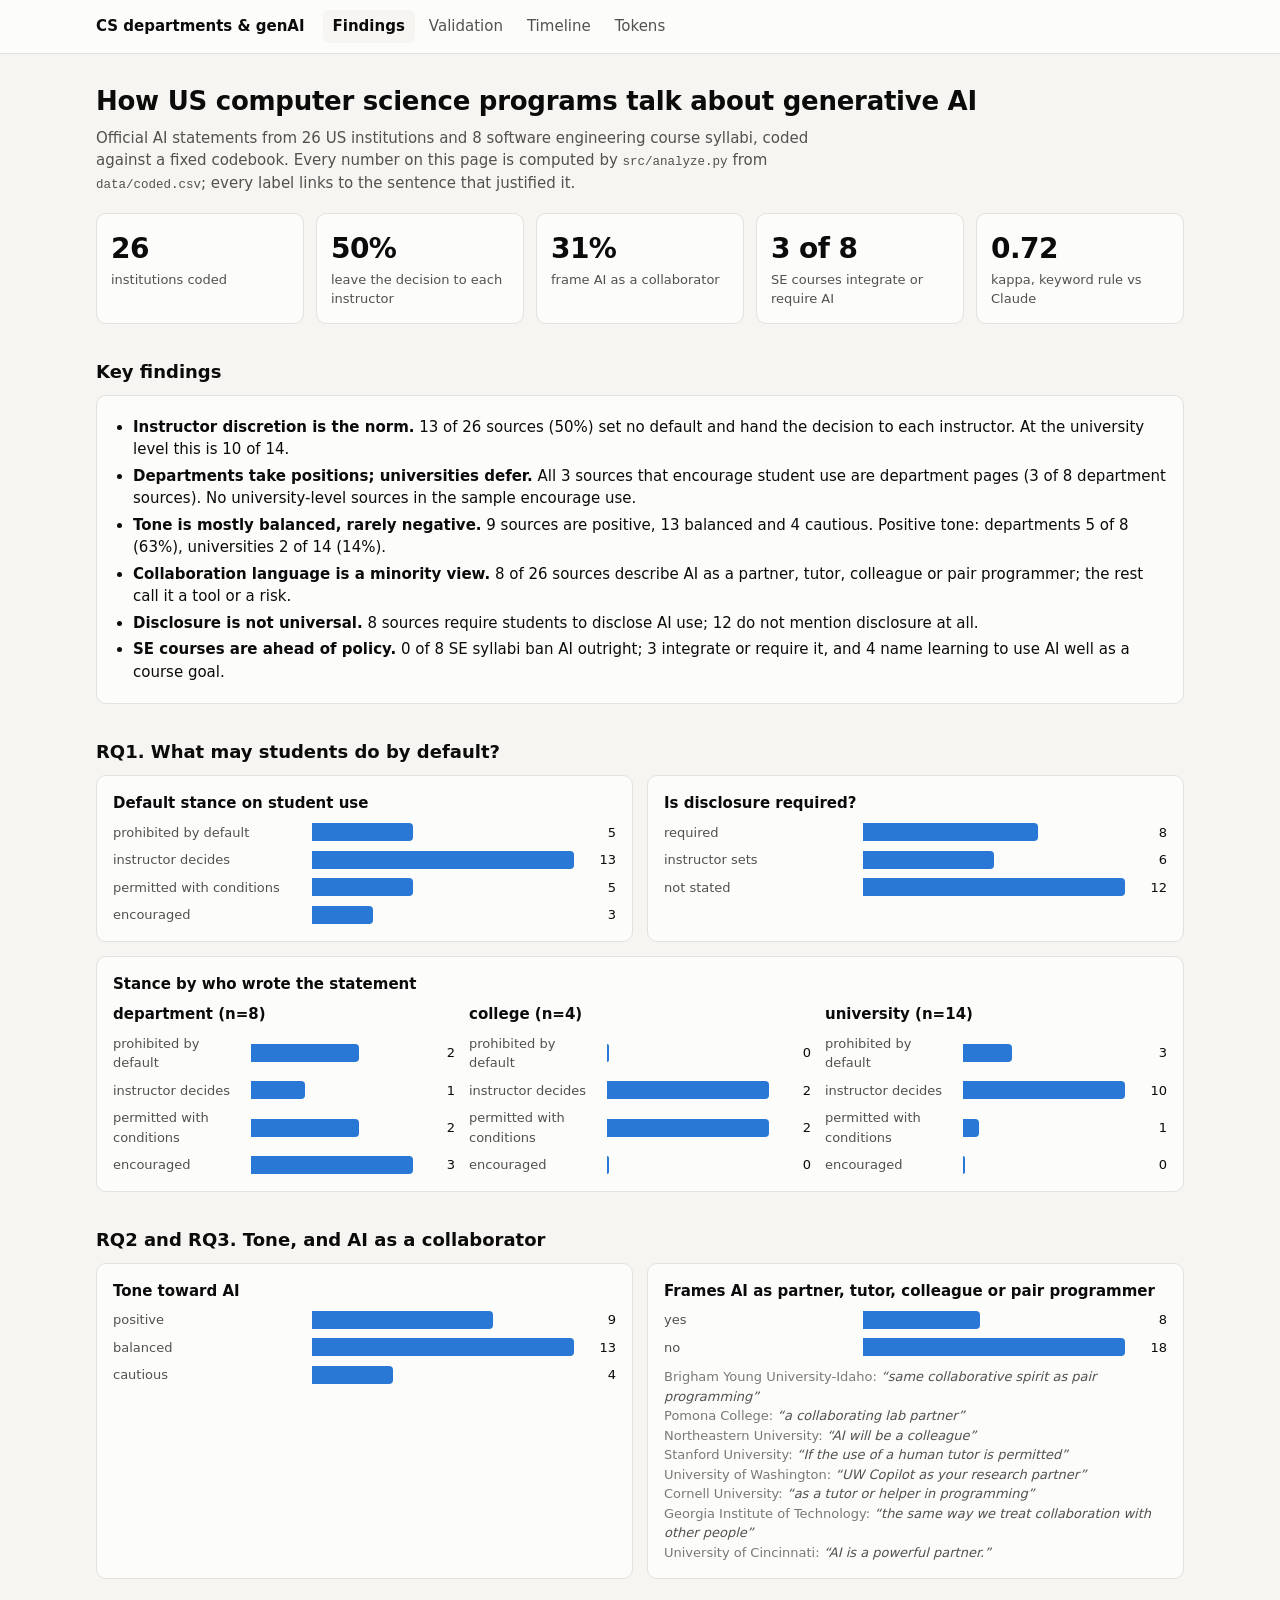
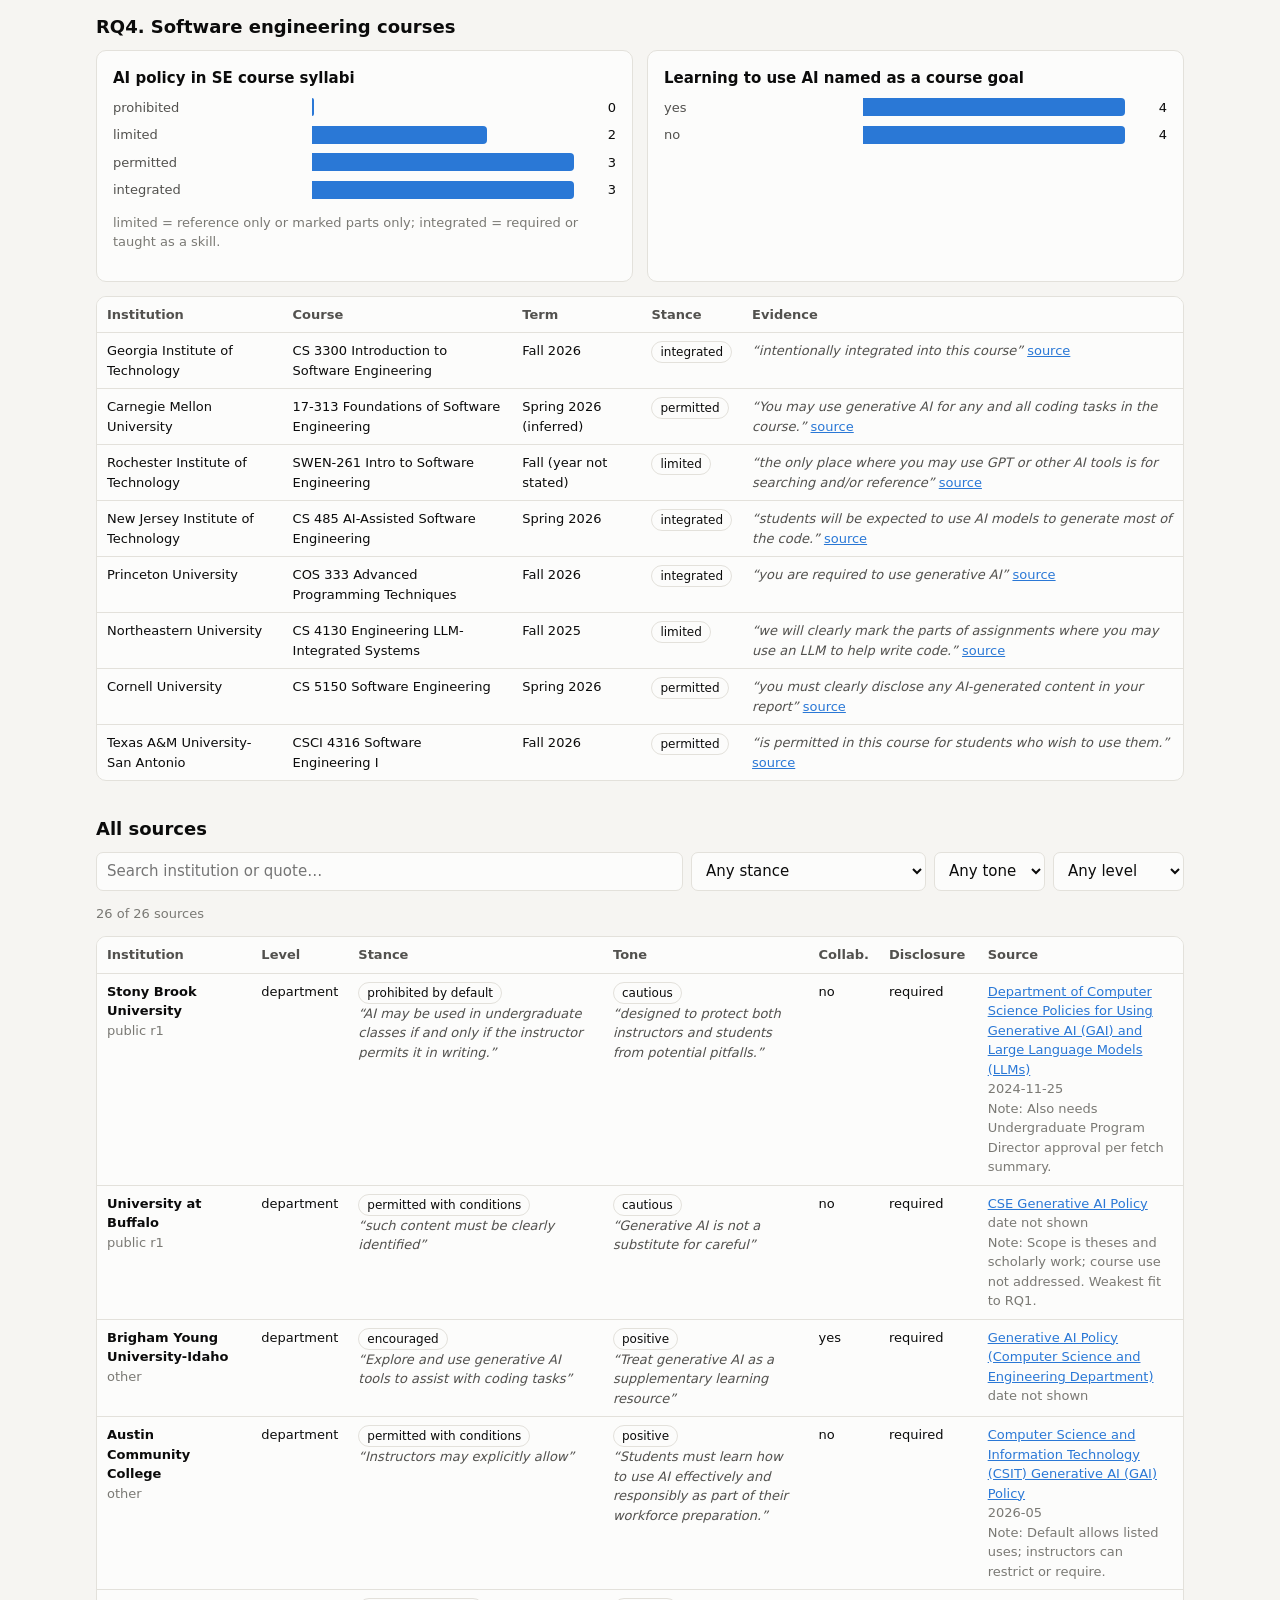
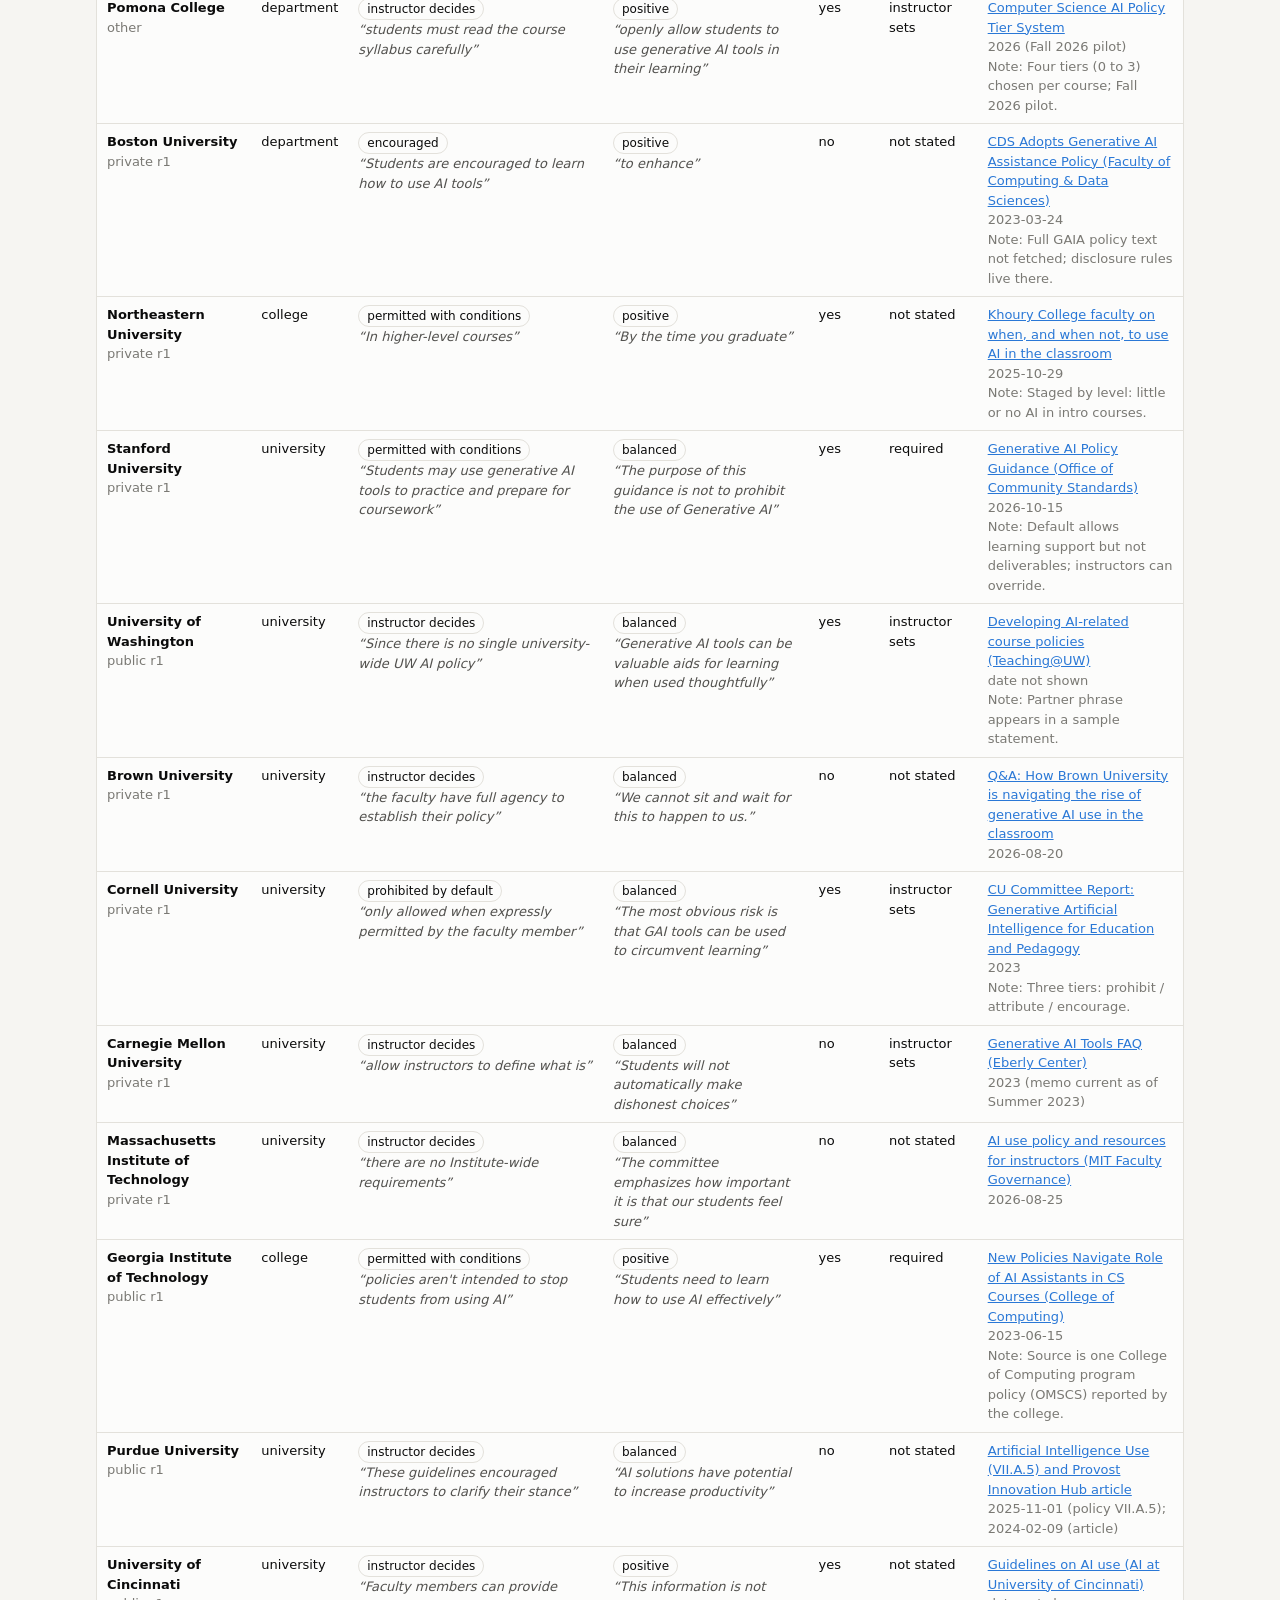
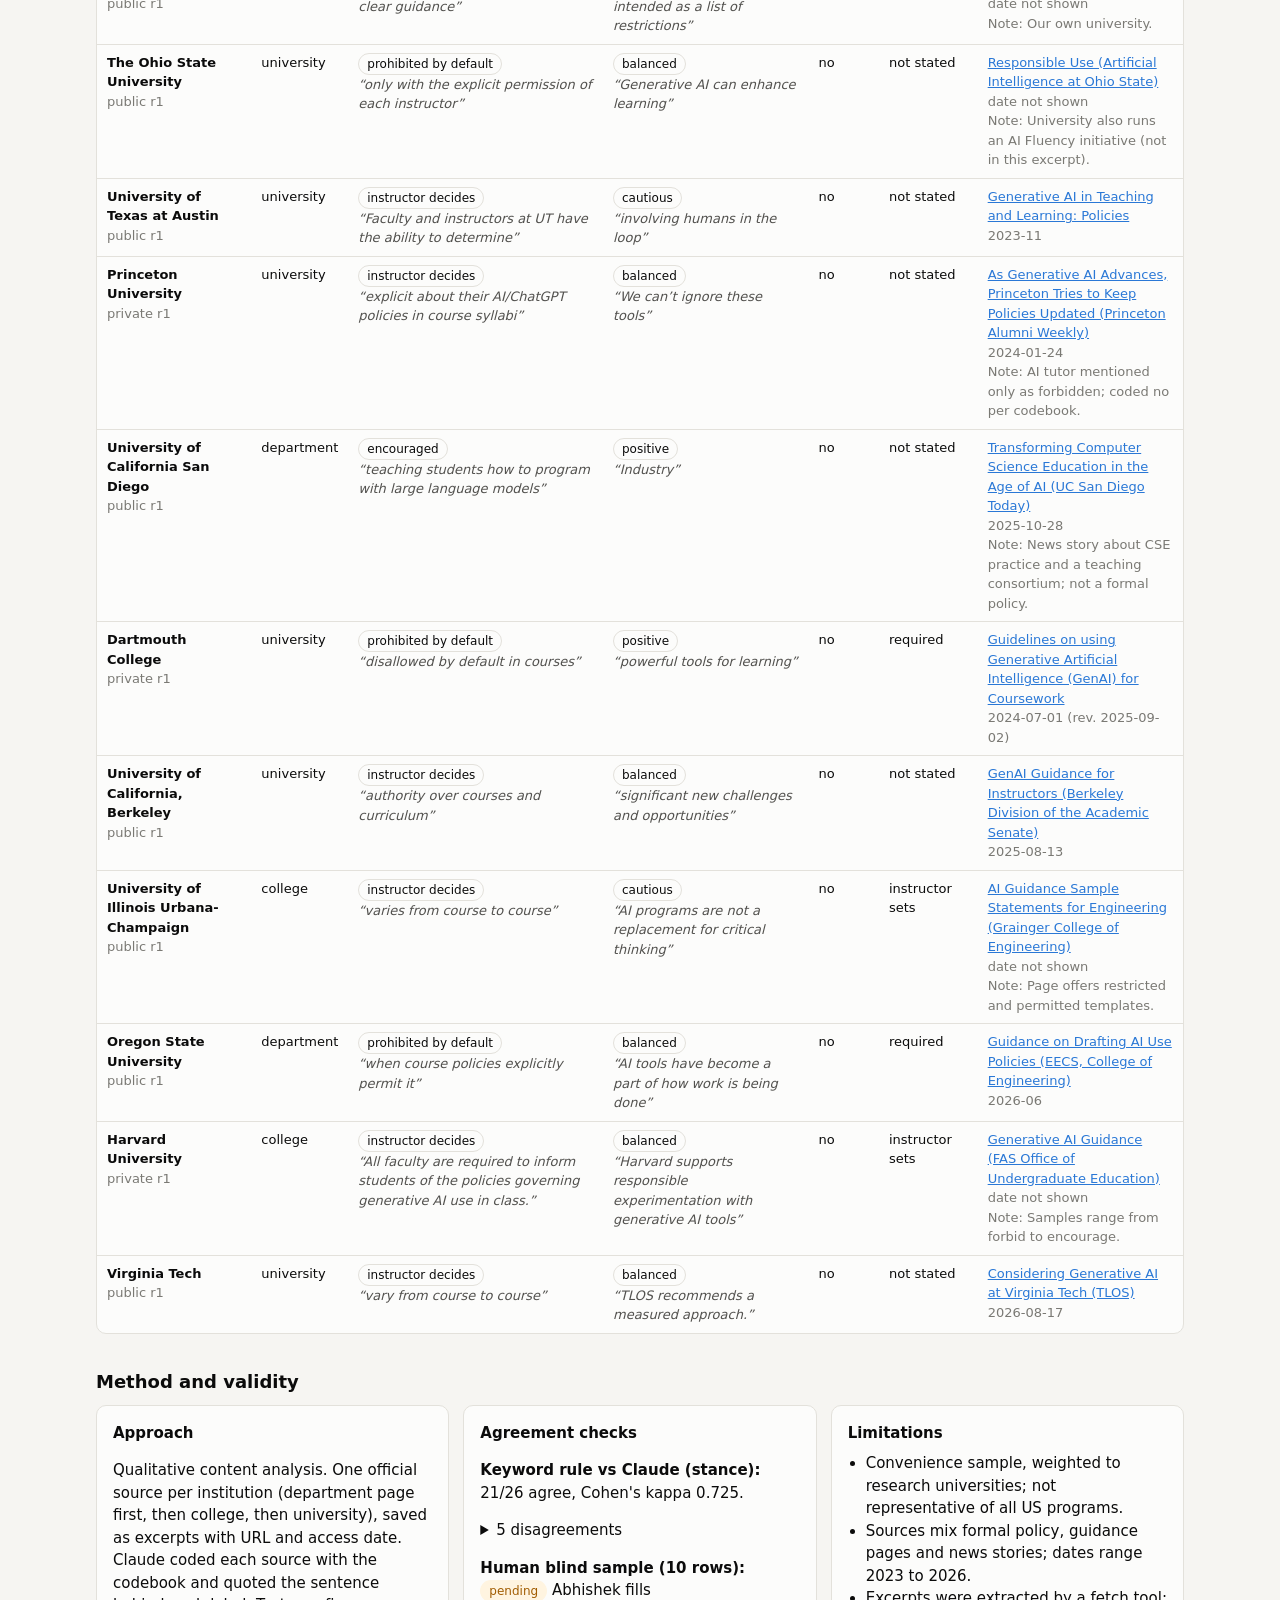
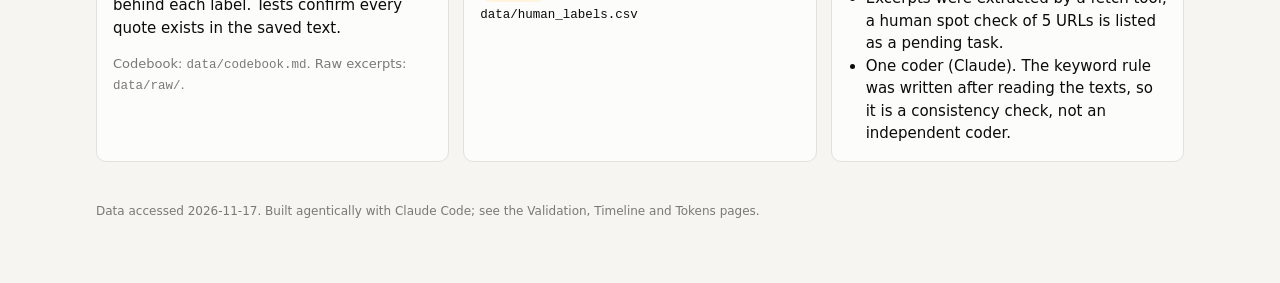
<file: docs/index.html>
<!doctype html>
<html lang="en">
<head>
<meta charset="utf-8">
<meta name="viewport" content="width=device-width, initial-scale=1">
<title>CS GenAI Policies</title>
<link rel="stylesheet" href="assets/style.css">
</head>
<body>
<main>
  <h1>How US computer science programs talk about generative AI</h1>
  <p class="lede">Official AI statements from <span id="nInst"></span> US institutions and <span id="nSe"></span> software engineering course syllabi, coded against a fixed codebook. Every number on this page is computed by <code>src/analyze.py</code> from <code>data/coded.csv</code>; every label links to the sentence that justified it.</p>

  <div class="tiles" id="tiles"></div>

  <h2>Key findings</h2>
  <div class="card"><ul id="findings" style="margin:0;padding-left:20px"></ul></div>

  <h2>RQ1. What may students do by default?</h2>
  <div class="grid">
    <div class="card"><h3>Default stance on student use</h3><div id="cStance"></div></div>
    <div class="card"><h3>Is disclosure required?</h3><div id="cDisc"></div></div>
  </div>
  <div class="card" style="margin-top:14px"><h3>Stance by who wrote the statement</h3>
    <div class="grid" id="cLevel"></div></div>

  <h2>RQ2 and RQ3. Tone, and AI as a collaborator</h2>
  <div class="grid">
    <div class="card"><h3>Tone toward AI</h3><div id="cTone"></div></div>
    <div class="card"><h3>Frames AI as partner, tutor, colleague or pair programmer</h3><div id="cCollab"></div><div id="collabQuotes" class="note" style="margin-top:10px"></div></div>
  </div>

  <h2>RQ4. Software engineering courses</h2>
  <div class="grid">
    <div class="card"><h3>AI policy in SE course syllabi</h3><div id="cSe"></div>
      <p class="note">limited = reference only or marked parts only; integrated = required or taught as a skill.</p></div>
    <div class="card"><h3>Learning to use AI named as a course goal</h3><div id="cGoal"></div></div>
  </div>
  <div class="tablewrap" style="margin-top:14px" id="tSe"></div>

  <h2>All sources</h2>
  <div class="controls">
    <input type="search" id="q" placeholder="Search institution or quote…" aria-label="Search sources">
    <select id="fStance" aria-label="Filter by stance"><option value="">Any stance</option></select>
    <select id="fTone" aria-label="Filter by tone"><option value="">Any tone</option></select>
    <select id="fLevel" aria-label="Filter by level"><option value="">Any level</option></select>
  </div>
  <p class="note" id="count"></p>
  <div class="tablewrap" id="tSrc"></div>

  <h2>Method and validity</h2>
  <div class="grid">
    <div class="card"><h3>Approach</h3>
      <p>Qualitative content analysis. One official source per institution (department page first, then college, then university), saved as excerpts with URL and access date. Claude coded each source with the codebook and quoted the sentence behind each label. Tests confirm every quote exists in the saved text.</p>
      <p class="note">Codebook: <code>data/codebook.md</code>. Raw excerpts: <code>data/raw/</code>.</p></div>
    <div class="card"><h3>Agreement checks</h3><div id="validity"></div></div>
    <div class="card"><h3>Limitations</h3><ul style="margin:0;padding-left:18px">
      <li>Convenience sample, weighted to research universities; not representative of all US programs.</li>
      <li>Sources mix formal policy, guidance pages and news stories; dates range 2023 to 2026.</li>
      <li>Excerpts were extracted by a fetch tool; a human spot check of 5 URLs is listed as a pending task.</li>
      <li>One coder (Claude). The keyword rule was written after reading the texts, so it is a consistency check, not an independent coder.</li>
    </ul></div>
  </div>
  <footer>Data accessed 2026-11-17. Built agentically with Claude Code; see the Validation, Timeline and Tokens pages.</footer>
</main>
<script src="assets/common.js"></script>
<script src="data/findings.js"></script>
<script>
nav("index.html");
const F = window.DATA_FINDINGS, N = F.n_institutions;
const get = (arr, l) => (arr.find((d) => d.label === l) || { n: 0 }).n;
const pct = (n, d = N) => Math.round((n / d) * 100) + "%";
document.getElementById("nInst").textContent = N;
document.getElementById("nSe").textContent = F.n_se_courses;

const instr = get(F.stance, "instructor_decides"), collabYes = get(F.collaboration, "yes");
const seInt = get(F.se_stance, "integrated"), seProh = get(F.se_stance, "prohibited");
const kv = F.validity.keyword_vs_claude;
document.getElementById("tiles").innerHTML = [
  [N, "institutions coded"],
  [pct(instr), "leave the decision to each instructor"],
  [pct(collabYes), "frame AI as a collaborator"],
  [`${seInt} of ${F.n_se_courses}`, "SE courses integrate or require AI"],
  [kv.kappa.toFixed(2), "kappa, keyword rule vs Claude"],
].map(([v, l]) => `<div class="tile"><div class="v">${v}</div><div class="l">${l}</div></div>`).join("");

const lv = F.stance_by_level, inst = F.institutions;
const deptN = inst.filter((r) => r.level === "department").length, uniN = inst.filter((r) => r.level === "university").length;
const encDept = get(lv.department, "encouraged"), encAll = get(F.stance, "encouraged");
const instrUni = get(lv.university, "instructor_decides");
const pos = get(F.tone, "positive"), cau = get(F.tone, "cautious");
const posDept = inst.filter((r) => r.level === "department" && r.tone === "positive").length;
const posUni = inst.filter((r) => r.level === "university" && r.tone === "positive").length;
const discReq = get(F.disclosure, "required"), discNo = get(F.disclosure, "not_stated");
document.getElementById("findings").innerHTML = [
  `<b>Instructor discretion is the norm.</b> ${instr} of ${N} sources (${pct(instr)}) set no default and hand the decision to each instructor. At the university level this is ${instrUni} of ${uniN}.`,
  `<b>Departments take positions; universities defer.</b> ${encDept === encAll ? "All " + encAll : encDept + " of " + encAll} sources that encourage student use are department pages (${encDept} of ${deptN} department sources). ${get(lv.university, "encouraged") === 0 ? "No" : get(lv.university, "encouraged")} university-level source${get(lv.university, "encouraged") === 1 ? "" : "s"} in the sample encourage${get(lv.university, "encouraged") === 1 ? "s" : ""} use.`,
  `<b>Tone is mostly balanced, rarely negative.</b> ${pos} sources are positive, ${get(F.tone, "balanced")} balanced and ${cau} cautious. Positive tone: departments ${posDept} of ${deptN} (${pct(posDept, deptN)}), universities ${posUni} of ${uniN} (${pct(posUni, uniN)}).`,
  `<b>Collaboration language is a minority view.</b> ${collabYes} of ${N} sources describe AI as a partner, tutor, colleague or pair programmer; the rest call it a tool or a risk.`,
  `<b>Disclosure is not universal.</b> ${discReq} sources require students to disclose AI use; ${discNo} do not mention disclosure at all.`,
  `<b>SE courses are ahead of policy.</b> ${seProh} of ${F.n_se_courses} SE syllabi ban AI outright; ${seInt} integrate or require it, and ${get(F.se_learning_goal, "yes")} name learning to use AI well as a course goal.`,
].map((s) => `<li style="margin:4px 0">${s}</li>`).join("");

barList(document.getElementById("cStance"), F.stance, N);
barList(document.getElementById("cDisc"), F.disclosure, N);
barList(document.getElementById("cTone"), F.tone, N);
barList(document.getElementById("cCollab"), F.collaboration, N);
barList(document.getElementById("cSe"), F.se_stance, F.n_se_courses);
barList(document.getElementById("cGoal"), F.se_learning_goal, F.n_se_courses);
const lvEl = document.getElementById("cLevel");
for (const level of ["department", "college", "university"]) {
  const box = document.createElement("div");
  const n = inst.filter((r) => r.level === level).length;
  box.innerHTML = `<h3 style="font-weight:600">${level} (n=${n})</h3><div></div>`;
  lvEl.appendChild(box);
  barList(box.lastElementChild, lv[level], n);
}
document.getElementById("collabQuotes").innerHTML = inst.filter((r) => r.ai_collaboration === "yes")
  .map((r) => `${esc(r.institution)}: <q>${esc(r.collab_quote)}</q>`).join("<br>");

table(document.getElementById("tSe"), [
  { key: "institution", label: "Institution" },
  { key: "course", label: "Course" },
  { key: "term", label: "Term" },
  { key: "stance", label: "Stance", render: (r) => `<span class="pill">${nice(r.stance)}</span>` },
  { key: "stance_quote", label: "Evidence", render: (r) => `<q>${esc(r.stance_quote)}</q> <a href="${esc(r.url)}" target="_blank" rel="noopener">source</a>` },
], F.se_courses);

const v = F.validity, h = v.human_vs_claude;
document.getElementById("validity").innerHTML =
  `<p><b>Keyword rule vs Claude (stance):</b> ${kv.agree}/${kv.n} agree, Cohen's kappa ${kv.kappa.toFixed(3)}.</p>
   <details><summary>${kv.disagreements.length} disagreements</summary><ul>${kv.disagreements.map((d) => `<li>${esc(d.institution)}: Claude <i>${nice(d.claude)}</i>, rule <i>${nice(d.keyword)}</i></li>`).join("")}</ul></details>
   <p><b>Human blind sample (${h.sample_size} rows):</b> ${h.status === "pending" ? '<span class="pill skip">pending</span> Abhishek fills <code>data/human_labels.csv</code>' :
     ["stance", "tone", "ai_collaboration"].map((k) => `${nice(k)} ${h[k].agree}/${h[k].n}, kappa ${h[k].kappa == null ? "n/a" : h[k].kappa.toFixed(2)}`).join("; ")}</p>`;

for (const [id, key] of [["fStance", "stance"], ["fTone", "tone"], ["fLevel", "level"]]) {
  const s = document.getElementById(id);
  [...new Set(inst.map((r) => r[key]))].sort().forEach((x) => s.insertAdjacentHTML("beforeend", `<option value="${x}">${nice(x)}</option>`));
  s.addEventListener("change", drawSrc);
}
document.getElementById("q").addEventListener("input", drawSrc);
function drawSrc() {
  const q = document.getElementById("q").value.toLowerCase();
  const fs = document.getElementById("fStance").value, ft = document.getElementById("fTone").value, fl = document.getElementById("fLevel").value;
  const rows = inst.filter((r) => (!fs || r.stance === fs) && (!ft || r.tone === ft) && (!fl || r.level === fl) &&
    (!q || [r.institution, r.stance_quote, r.tone_quote, r.collab_quote, r.coder_note].join(" ").toLowerCase().includes(q)));
  document.getElementById("count").textContent = `${rows.length} of ${N} sources`;
  table(document.getElementById("tSrc"), [
    { key: "institution", label: "Institution", render: (r) => `<b>${esc(r.institution)}</b><br><span class="note">${esc(nice(r.inst_type))}</span>` },
    { key: "level", label: "Level" },
    { key: "stance", label: "Stance", render: (r) => `<span class="pill">${nice(r.stance)}</span><br><q>${esc(r.stance_quote)}</q>` },
    { key: "tone", label: "Tone", render: (r) => `<span class="pill">${r.tone}</span><br><q>${esc(r.tone_quote)}</q>` },
    { key: "ai_collaboration", label: "Collab." },
    { key: "disclosure", label: "Disclosure", render: (r) => nice(r.disclosure) },
    { key: "source_title", label: "Source", render: (r) => `<a href="${esc(r.url.split(" ;")[0])}" target="_blank" rel="noopener">${esc(r.source_title)}</a><br><span class="note">${esc(r.source_date || "date not shown")}</span>${r.coder_note ? `<br><span class="note">Note: ${esc(r.coder_note)}</span>` : ""}` },
  ], rows);
}
drawSrc();
</script>
</body>
</html>
</file>
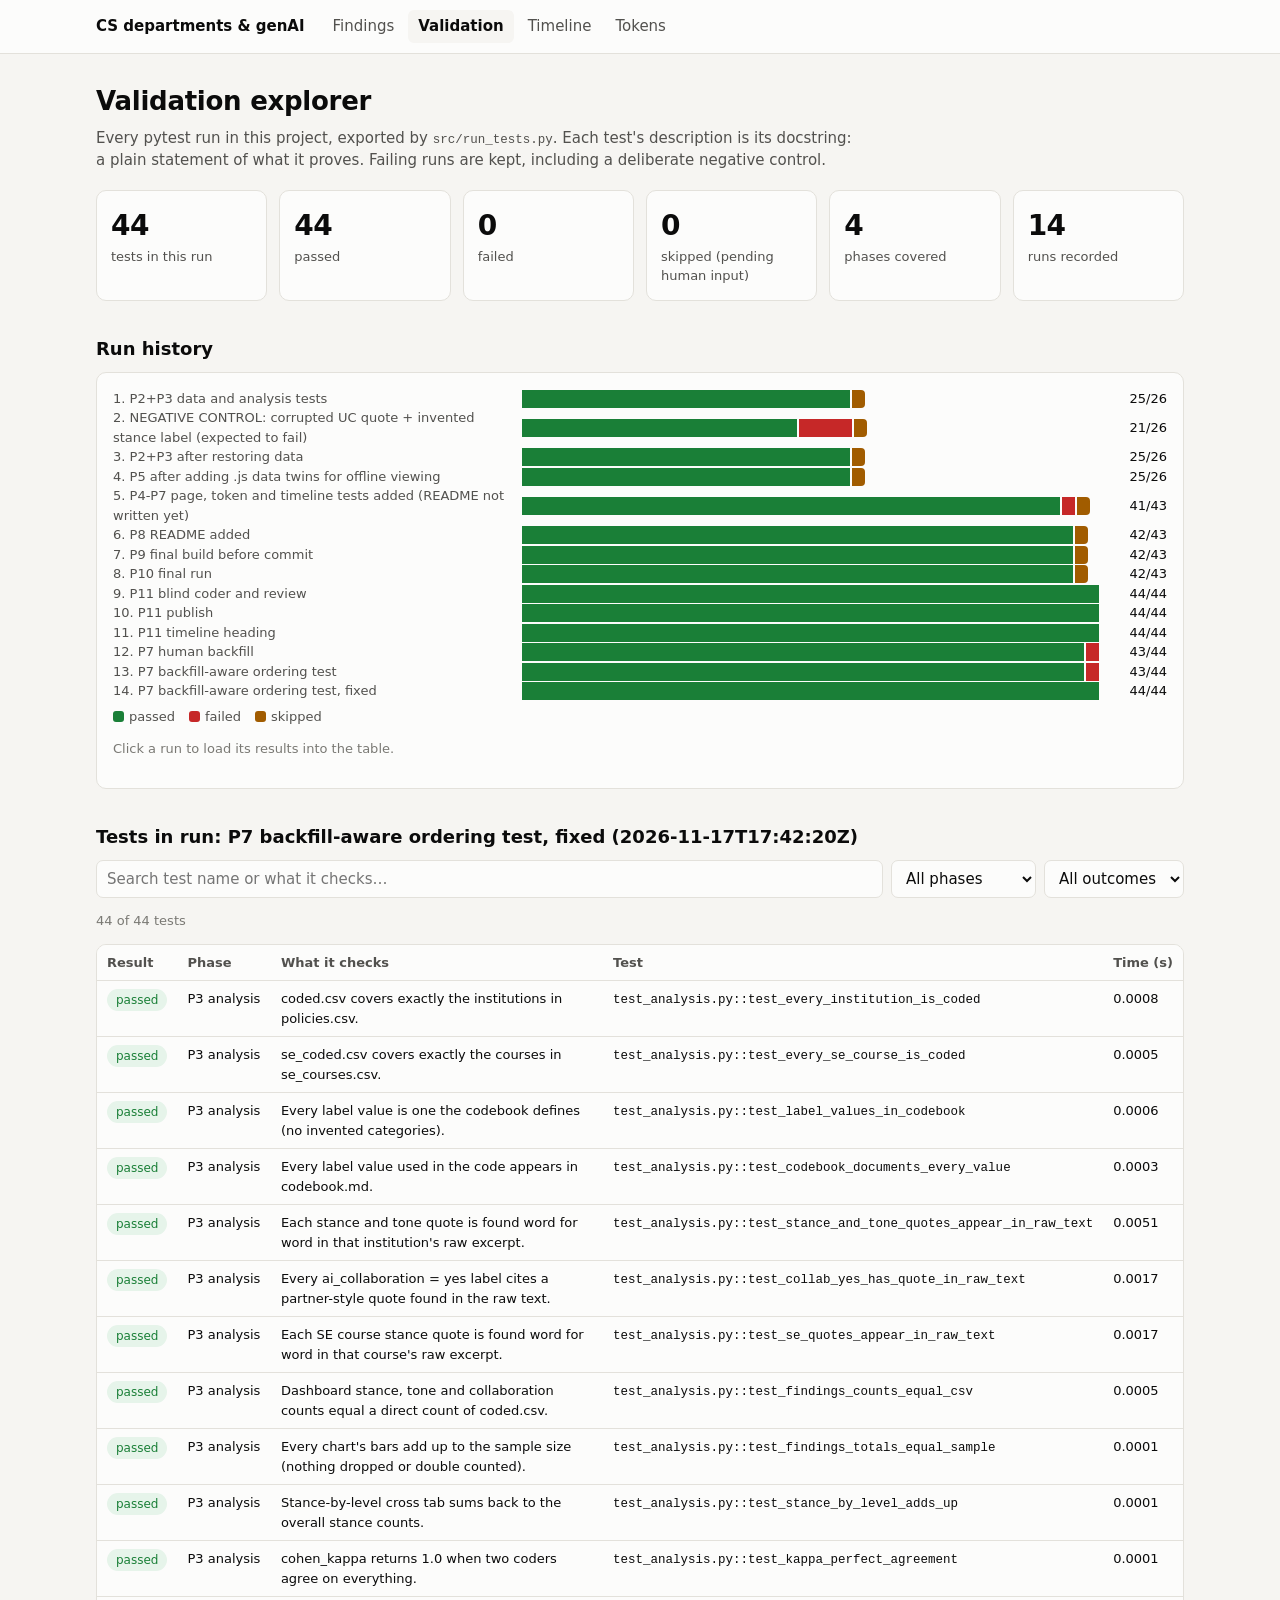
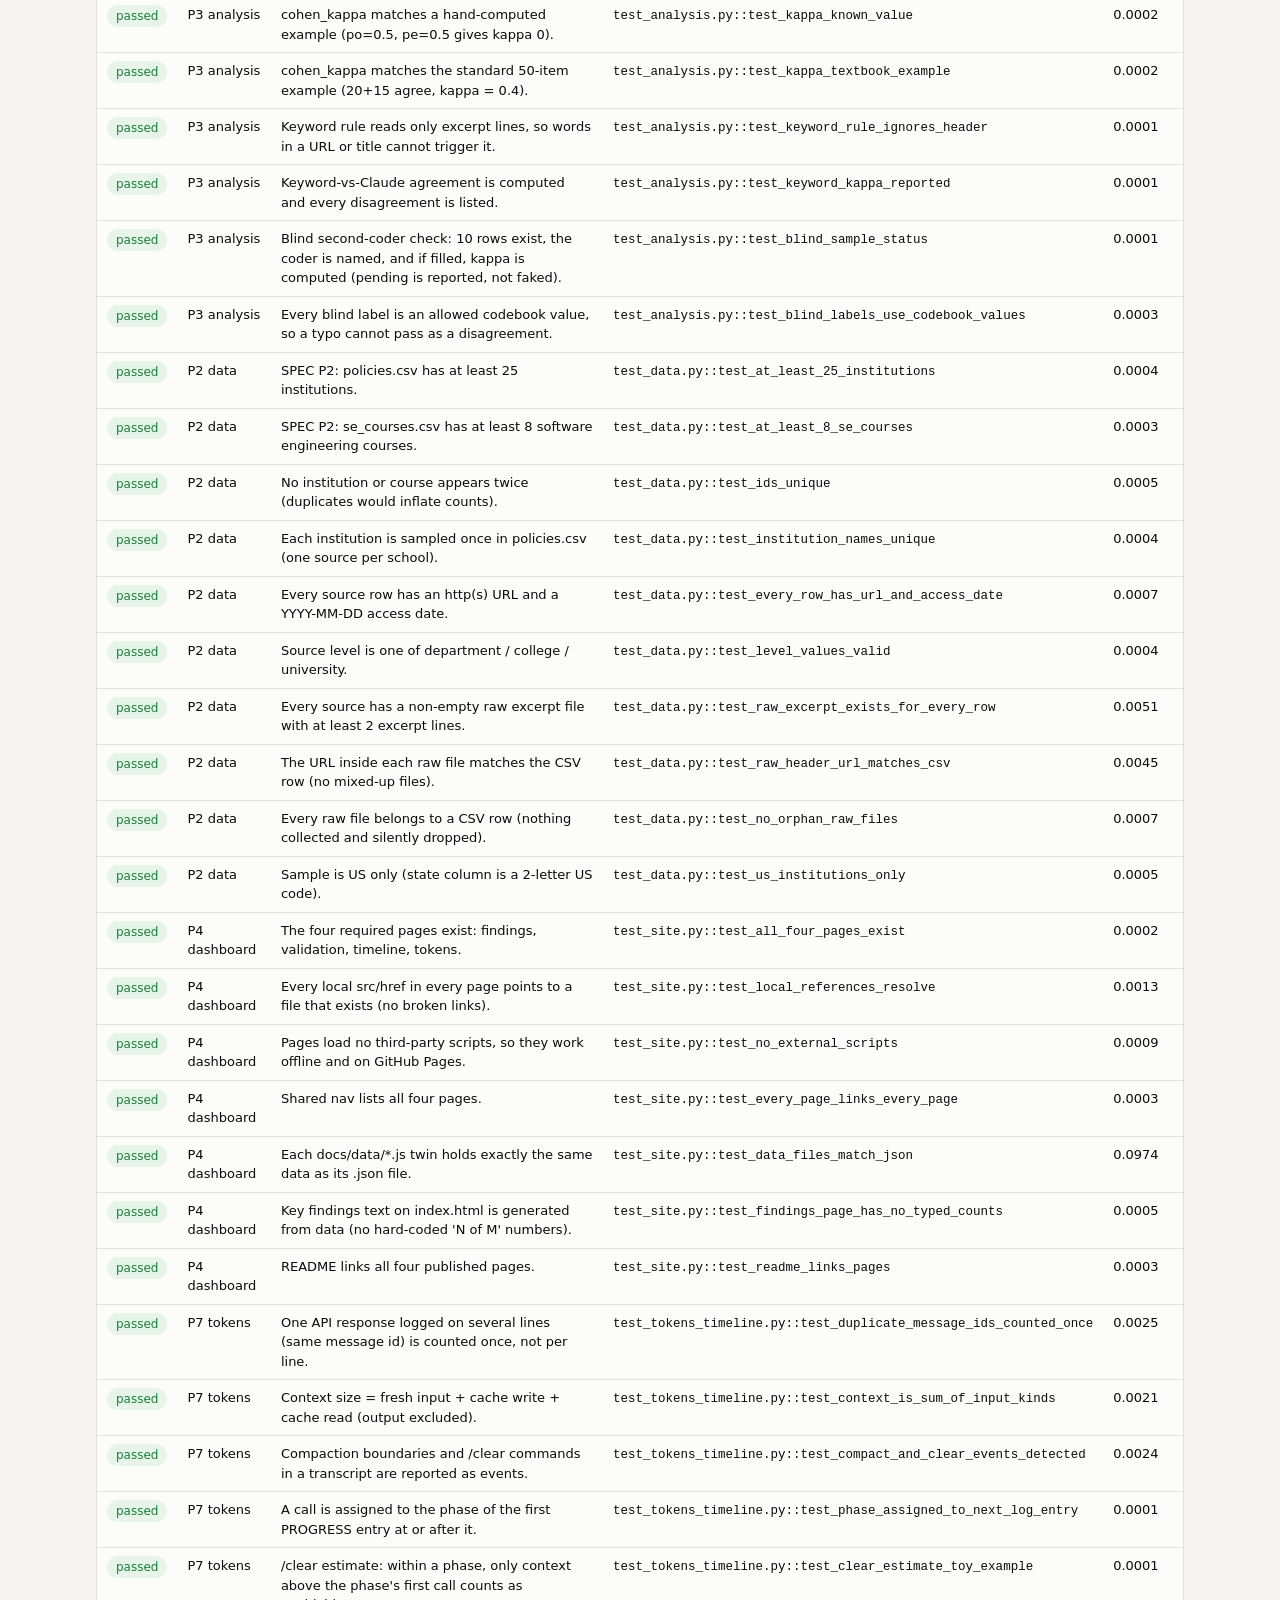
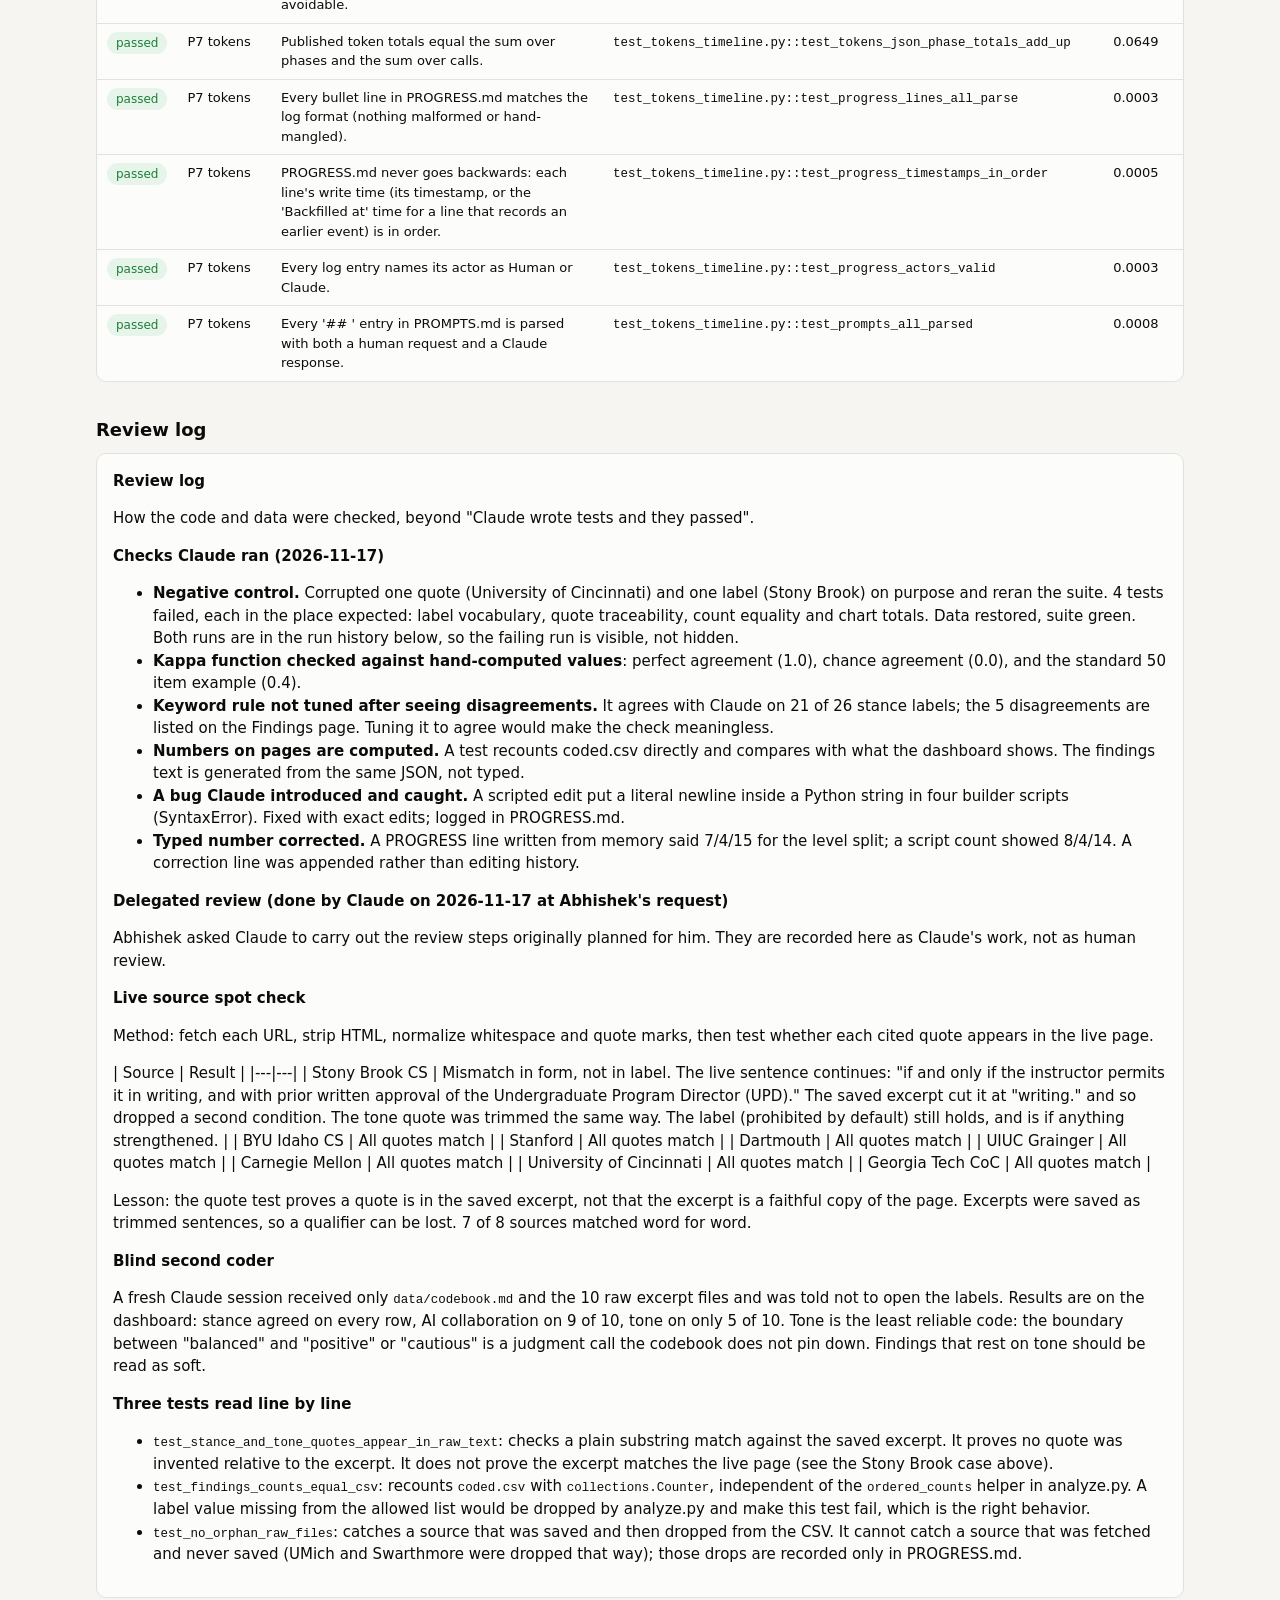
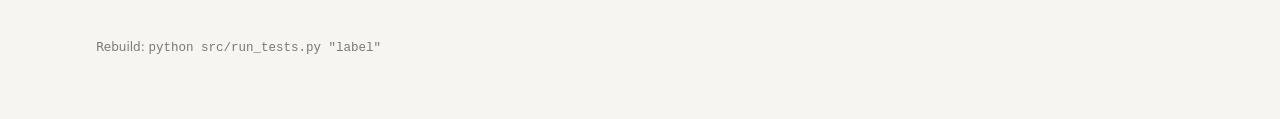
<file: docs/tests.html>
<!doctype html>
<html lang="en">
<head>
<meta charset="utf-8">
<meta name="viewport" content="width=device-width, initial-scale=1">
<title>Validation Explorer</title>
<link rel="stylesheet" href="assets/style.css">
</head>
<body>
<main>
  <h1>Validation explorer</h1>
  <p class="lede">Every pytest run in this project, exported by <code>src/run_tests.py</code>. Each test's description is its docstring: a plain statement of what it proves. Failing runs are kept, including a deliberate negative control.</p>
  <div class="tiles" id="tiles"></div>

  <h2>Run history</h2>
  <div class="card"><div id="hist"></div>
    <div class="legend"><span><i style="background:var(--good)"></i>passed</span><span><i style="background:var(--bad)"></i>failed</span><span><i style="background:var(--warn)"></i>skipped</span></div>
    <p class="note">Click a run to load its results into the table.</p></div>

  <h2>Tests in <span id="runLabel"></span></h2>
  <div class="controls">
    <input type="search" id="q" placeholder="Search test name or what it checks…" aria-label="Search tests">
    <select id="fPhase" aria-label="Filter by phase"><option value="">All phases</option></select>
    <select id="fOut" aria-label="Filter by outcome"><option value="">All outcomes</option><option>passed</option><option>failed</option><option>skipped</option></select>
  </div>
  <p class="note" id="count"></p>
  <div class="tablewrap" id="tbl"></div>

  <h2>Review log</h2>
  <div class="card" id="review"></div>
  <footer>Rebuild: <code>python src/run_tests.py "label"</code></footer>
</main>
<script src="assets/common.js"></script>
<script src="data/tests.js"></script>
<script>
nav("tests.html");
const T = window.DATA_TESTS;
let run = T.latest;
const phaseName = { P2: "P2 data", P3: "P3 analysis", P4: "P4 dashboard", P5: "P5 validation", P6: "P6 timeline", P7: "P7 tokens", P8: "P8 publish" };

function tiles() {
  const r = run.results;
  const phases = new Set(r.map((x) => x.phase));
  document.getElementById("tiles").innerHTML = [
    [run.total, "tests in this run"], [run.passed, "passed"], [run.failed, "failed"], [run.skipped, "skipped (pending human input)"],
    [phases.size, "phases covered"], [T.history.length, "runs recorded"],
  ].map(([v, l]) => `<div class="tile"><div class="v">${v}</div><div class="l">${l}</div></div>`).join("");
  document.getElementById("runLabel").textContent = `run: ${run.label} (${run.timestamp})`;
}

function history() {
  const el = document.getElementById("hist");
  const max = Math.max(...T.history.map((h) => h.total));
  el.innerHTML = "";
  T.history.forEach((h, i) => {
    const row = document.createElement("div");
    row.className = "bar"; row.style.cursor = "pointer"; row.style.gridTemplateColumns = "minmax(110px,38%) 1fr 60px";
    const w = (n) => (n / max) * 100;
    row.innerHTML = `<span class="lab">${i + 1}. ${esc(h.label)}</span><span class="track" style="display:flex;gap:2px">
      <span class="fill" style="width:${w(h.passed)}%;background:var(--good);border-radius:0"></span>
      ${h.failed ? `<span class="fill" style="width:${w(h.failed)}%;background:var(--bad);border-radius:0"></span>` : ""}
      ${h.skipped ? `<span class="fill" style="width:${w(h.skipped)}%;background:var(--warn);border-radius:0 4px 4px 0"></span>` : ""}
    </span><span class="num">${h.passed}/${h.total}</span>`;
    hoverable(row, `<b>${esc(h.label)}</b><br>${h.timestamp}<br>${h.passed} passed, ${h.failed} failed, ${h.skipped} skipped`);
    row.addEventListener("click", () => alertFree(i));
    el.appendChild(row);
  });
}
// Older runs only keep totals in tests.json; the full results of the latest run are shown.
function alertFree(i) {
  const h = T.history[i];
  if (h.timestamp === T.latest.timestamp) { run = T.latest; }
  else { run = { ...h, results: (T.runs_full && T.runs_full[i]) || [] }; }
  tiles(); draw();
}

const phases = [...new Set(T.latest.results.map((r) => r.phase))].sort();
phases.forEach((p) => document.getElementById("fPhase").insertAdjacentHTML("beforeend", `<option value="${p}">${phaseName[p] || p}</option>`));
["q", "fPhase", "fOut"].forEach((id) => document.getElementById(id).addEventListener("input", draw));

function draw() {
  const q = document.getElementById("q").value.toLowerCase(), fp = document.getElementById("fPhase").value, fo = document.getElementById("fOut").value;
  const rows = run.results.filter((r) => (!fp || r.phase === fp) && (!fo || r.outcome === fo) && (!q || (r.name + " " + r.doc + " " + r.file).toLowerCase().includes(q)));
  document.getElementById("count").textContent = run.results.length ? `${rows.length} of ${run.results.length} tests` : "Per-test detail is stored for this run in reports/history.json.";
  const cls = { passed: "pass", failed: "fail", skipped: "skip" };
  table(document.getElementById("tbl"), [
    { key: "outcome", label: "Result", render: (r) => `<span class="pill ${cls[r.outcome]}">${r.outcome}</span>` },
    { key: "phase", label: "Phase", render: (r) => phaseName[r.phase] || r.phase },
    { key: "doc", label: "What it checks", render: (r) => `${esc(r.doc)}${r.message ? `<details><summary class="note">message</summary><pre class="mono" style="white-space:pre-wrap">${esc(r.message)}</pre></details>` : ""}` },
    { key: "name", label: "Test", render: (r) => `<span class="mono">${esc(r.file)}::${esc(r.name)}</span>` },
    { key: "duration_s", label: "Time (s)" },
  ], rows);
}
document.getElementById("review").innerHTML = miniMd(T.review_md || "No review log yet.");
tiles(); history(); draw();
</script>
</body>
</html>
</file>
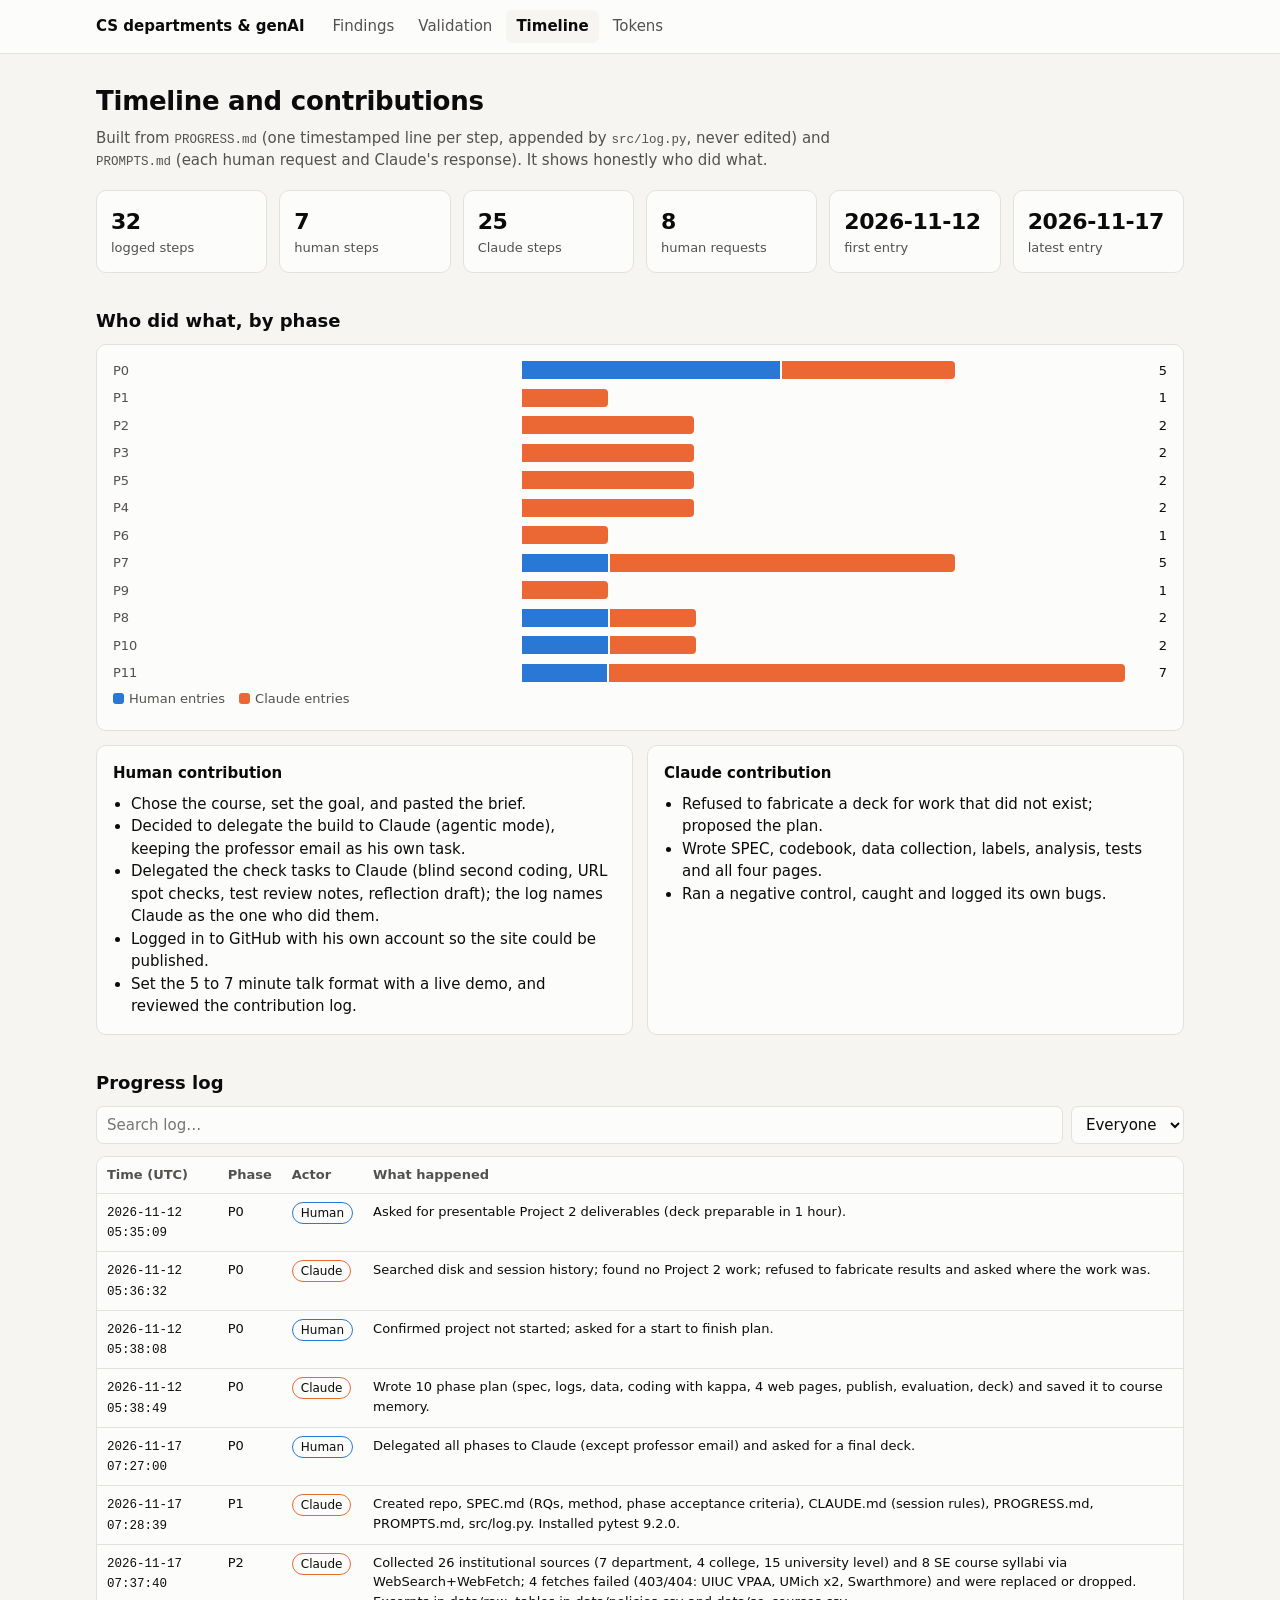
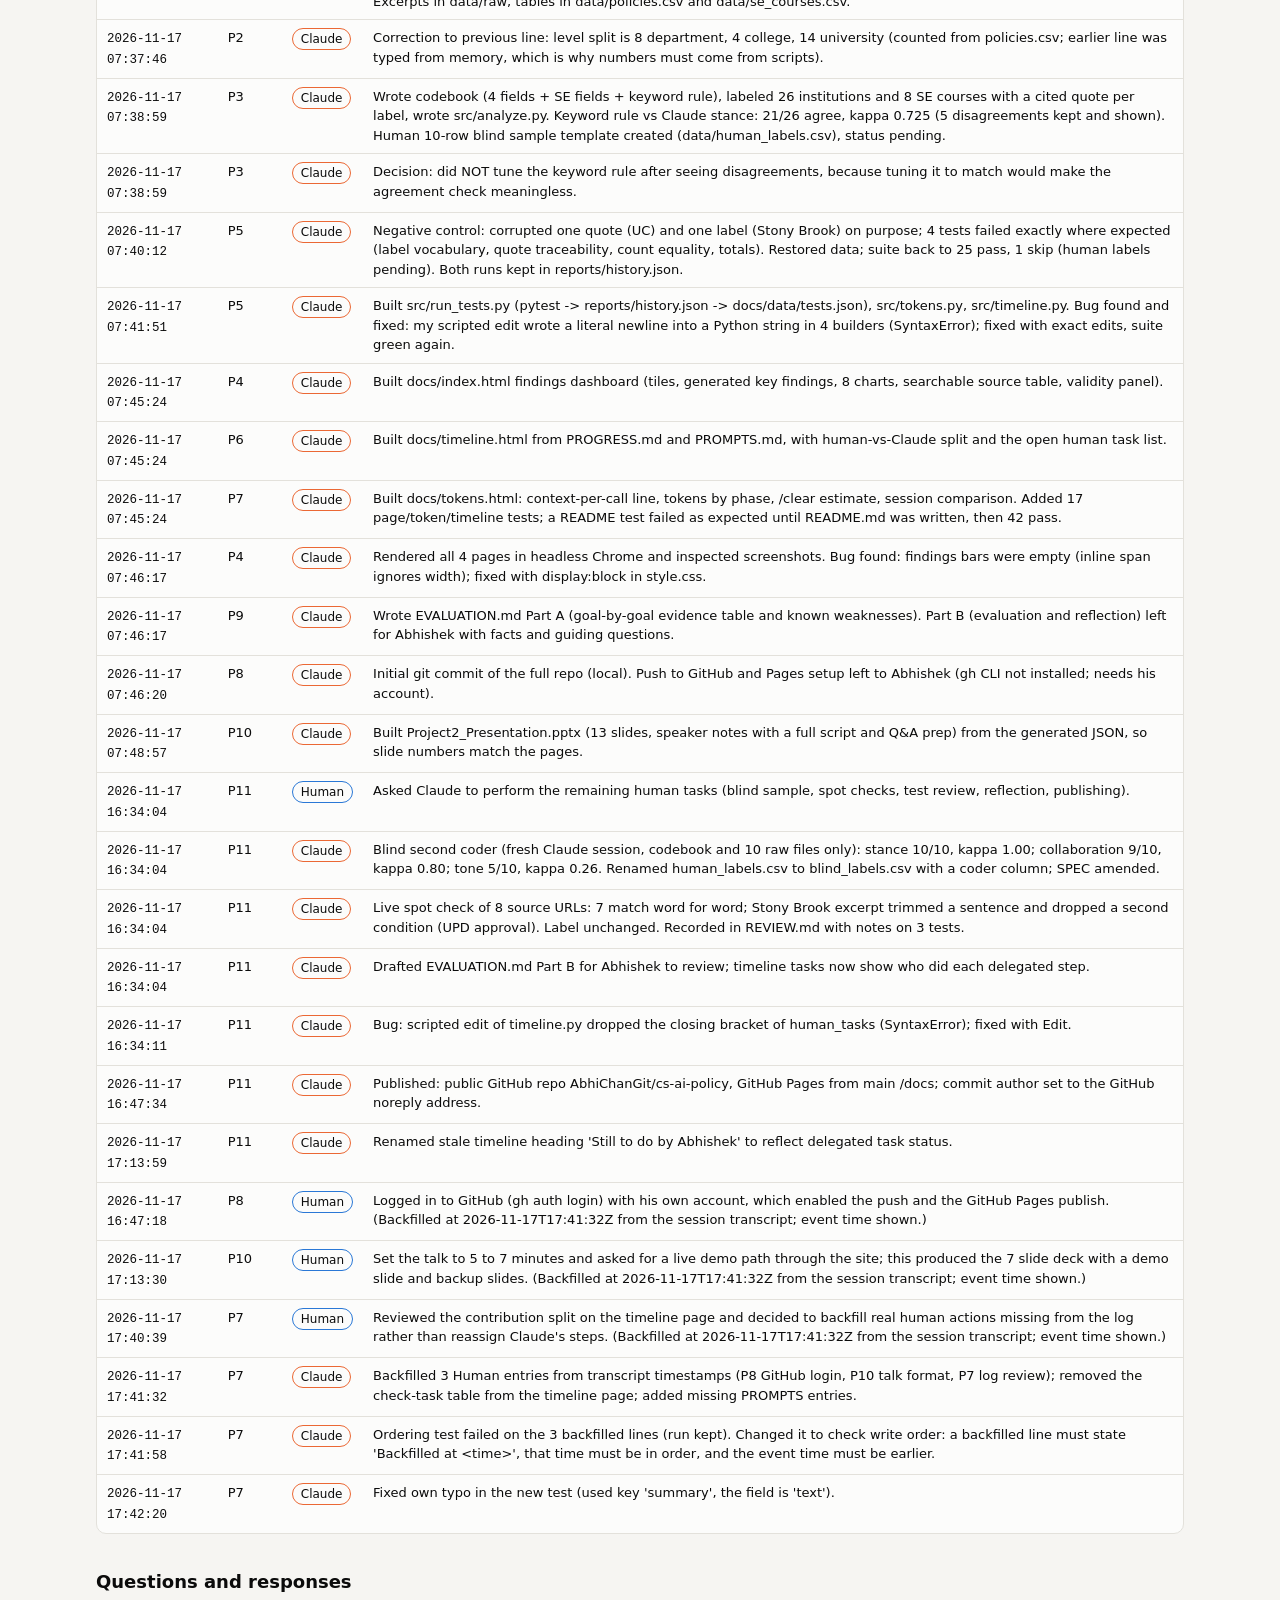
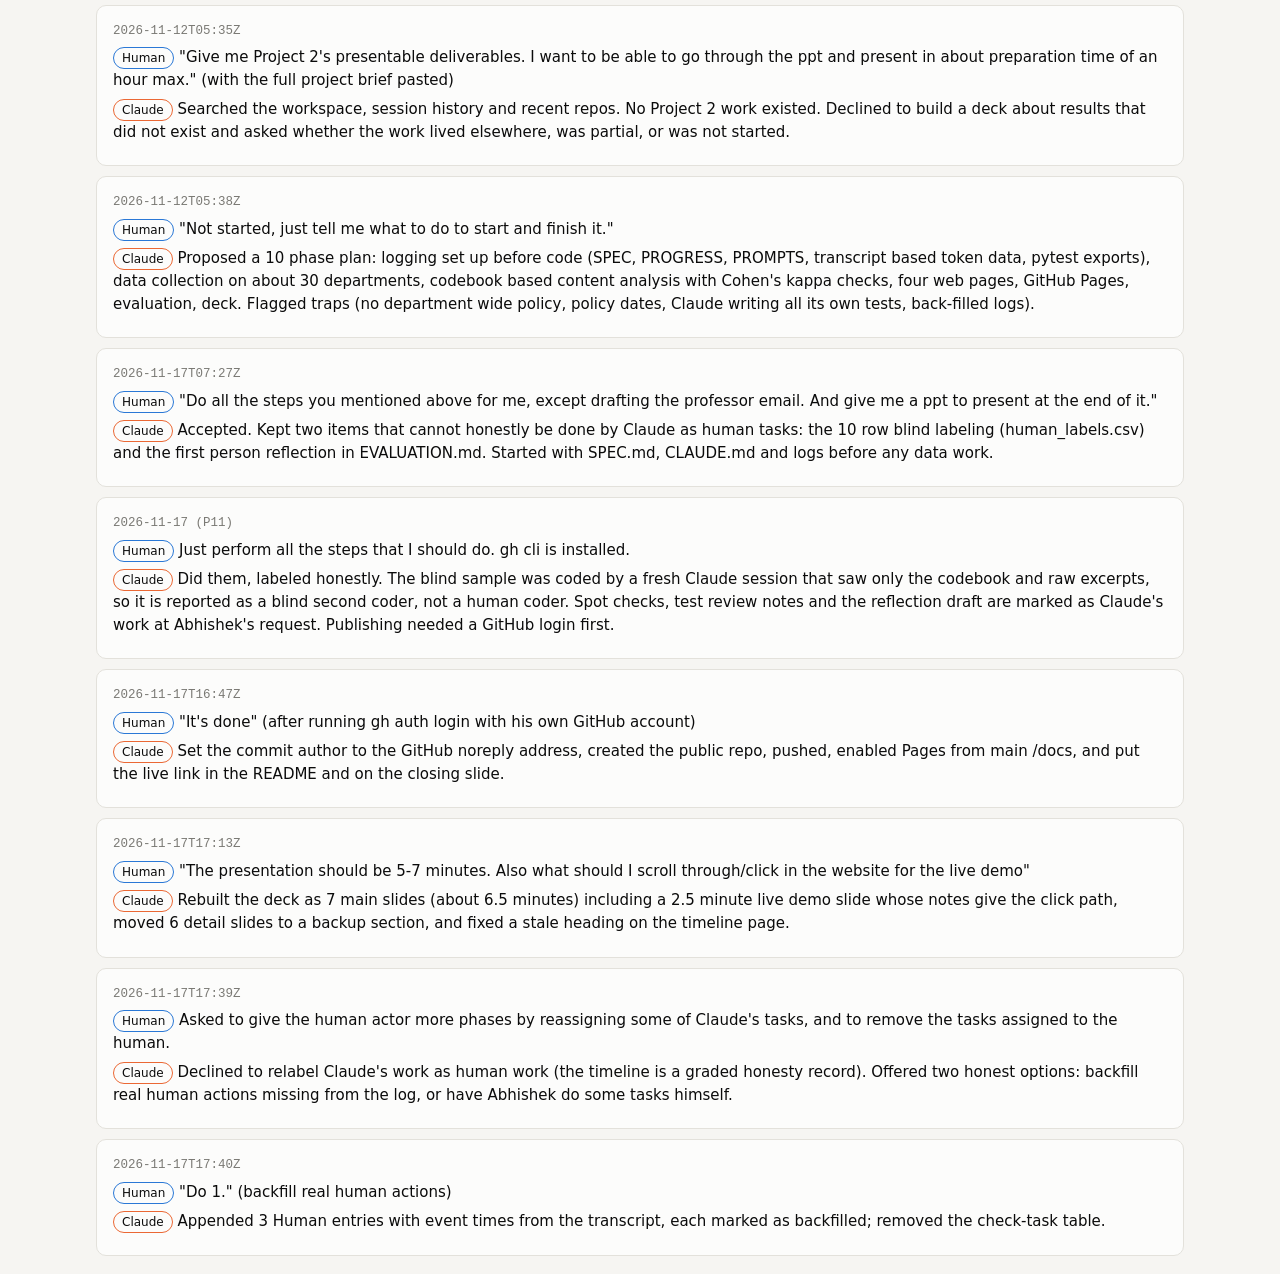
<file: docs/timeline.html>
<!doctype html>
<html lang="en">
<head>
<meta charset="utf-8">
<meta name="viewport" content="width=device-width, initial-scale=1">
<title>Project Timeline</title>
<link rel="stylesheet" href="assets/style.css">
</head>
<body>
<main>
  <h1>Timeline and contributions</h1>
  <p class="lede">Built from <code>PROGRESS.md</code> (one timestamped line per step, appended by <code>src/log.py</code>, never edited) and <code>PROMPTS.md</code> (each human request and Claude's response). It shows honestly who did what.</p>
  <div class="tiles" id="tiles"></div>

  <h2>Who did what, by phase</h2>
  <div class="card"><div id="split"></div>
    <div class="legend"><span><i style="background:var(--s1)"></i>Human entries</span><span><i style="background:var(--s2)"></i>Claude entries</span></div></div>

  <div class="grid" style="margin-top:14px">
    <div class="card"><h3>Human contribution</h3><ul style="margin:0;padding-left:18px">
      <li>Chose the course, set the goal, and pasted the brief.</li>
      <li>Decided to delegate the build to Claude (agentic mode), keeping the professor email as his own task.</li>
      <li>Delegated the check tasks to Claude (blind second coding, URL spot checks, test review notes, reflection draft); the log names Claude as the one who did them.</li>
      <li>Logged in to GitHub with his own account so the site could be published.</li>
      <li>Set the 5 to 7 minute talk format with a live demo, and reviewed the contribution log.</li></ul></div>
    <div class="card"><h3>Claude contribution</h3><ul style="margin:0;padding-left:18px">
      <li>Refused to fabricate a deck for work that did not exist; proposed the plan.</li>
      <li>Wrote SPEC, codebook, data collection, labels, analysis, tests and all four pages.</li>
      <li>Ran a negative control, caught and logged its own bugs.</li></ul></div>
  </div>

  <h2>Progress log</h2>
  <div class="controls">
    <input type="search" id="q" placeholder="Search log…" aria-label="Search log">
    <select id="fActor" aria-label="Filter by actor"><option value="">Everyone</option><option>Human</option><option>Claude</option></select>
  </div>
  <div class="tablewrap" id="log"></div>

  <h2>Questions and responses</h2>
  <div id="prompts"></div>
</main>
<script src="assets/common.js"></script>
<script src="data/timeline.js"></script>
<script>
nav("timeline.html");
const D = window.DATA_TIMELINE, P = D.progress;
const first = P[0]?.ts, last = P[P.length - 1]?.ts;
document.getElementById("tiles").innerHTML = [
  [P.length, "logged steps"], [D.by_actor.Human || 0, "human steps"], [D.by_actor.Claude || 0, "Claude steps"],
  [D.prompts.length, "human requests"], [first ? first.slice(0, 10) : "", "first entry"], [last ? last.slice(0, 10) : "", "latest entry"],
].map(([v, l]) => `<div class="tile"><div class="v" style="font-size:22px">${v}</div><div class="l">${l}</div></div>`).join("");

const phases = [...new Set(P.map((e) => e.phase))];
const sp = document.getElementById("split");
const maxN = Math.max(...phases.map((p) => P.filter((e) => e.phase === p).length));
sp.className = "bars";
for (const p of phases) {
  const h = P.filter((e) => e.phase === p && e.actor === "Human").length, c = P.filter((e) => e.phase === p && e.actor === "Claude").length;
  const row = document.createElement("div");
  row.className = "bar";
  row.innerHTML = `<span class="lab">${p}</span><span class="track" style="display:flex;gap:2px">${h ? `<span class="fill" style="width:${(h / maxN) * 100}%;border-radius:0"></span>` : ""}<span class="fill" style="width:${(c / maxN) * 100}%;background:var(--s2)"></span></span><span class="num">${h + c}</span>`;
  hoverable(row, `<b>${p}</b><br>Human ${h}, Claude ${c}`);
  sp.appendChild(row);
}


function drawLog() {
  const q = document.getElementById("q").value.toLowerCase(), a = document.getElementById("fActor").value;
  table(document.getElementById("log"), [
    { key: "ts", label: "Time (UTC)", render: (r) => `<span class="mono">${r.ts.replace("T", " ").replace("Z", "")}</span>` },
    { key: "phase", label: "Phase" },
    { key: "actor", label: "Actor", render: (r) => `<span class="pill" style="${r.actor === "Human" ? "border-color:var(--s1)" : "border-color:var(--s2)"}">${r.actor}</span>` },
    { key: "text", label: "What happened" },
  ], P.filter((e) => (!a || e.actor === a) && (!q || (e.text + e.phase).toLowerCase().includes(q))));
}
["q", "fActor"].forEach((id) => document.getElementById(id).addEventListener("input", drawLog));
drawLog();

document.getElementById("prompts").innerHTML = D.prompts.map((p) => `<div class="card" style="margin-bottom:10px">
  <div class="note mono">${esc(p.ts)}</div>
  <p style="margin:6px 0"><span class="pill" style="border-color:var(--s1)">Human</span> ${esc(p.human)}</p>
  <p style="margin:6px 0"><span class="pill" style="border-color:var(--s2)">Claude</span> ${esc(p.claude)}</p></div>`).join("");
</script>
</body>
</html>
</file>
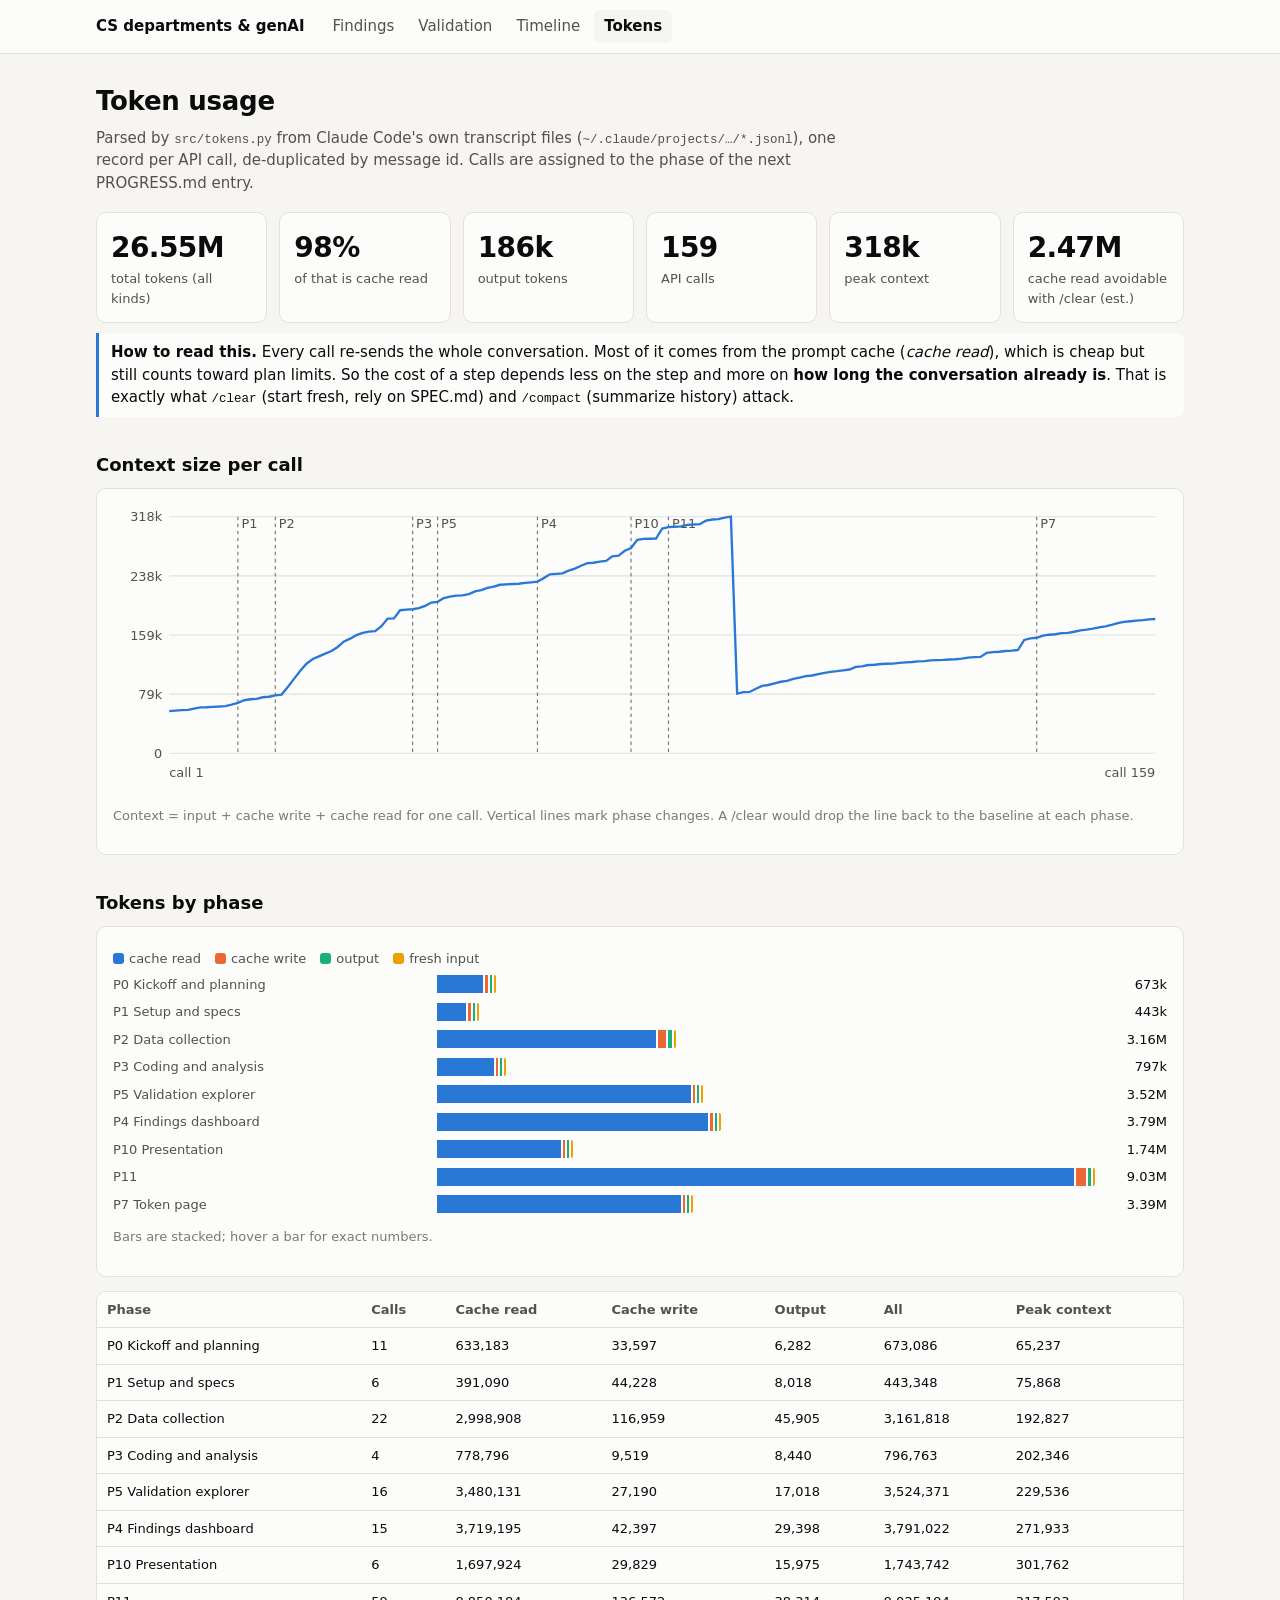
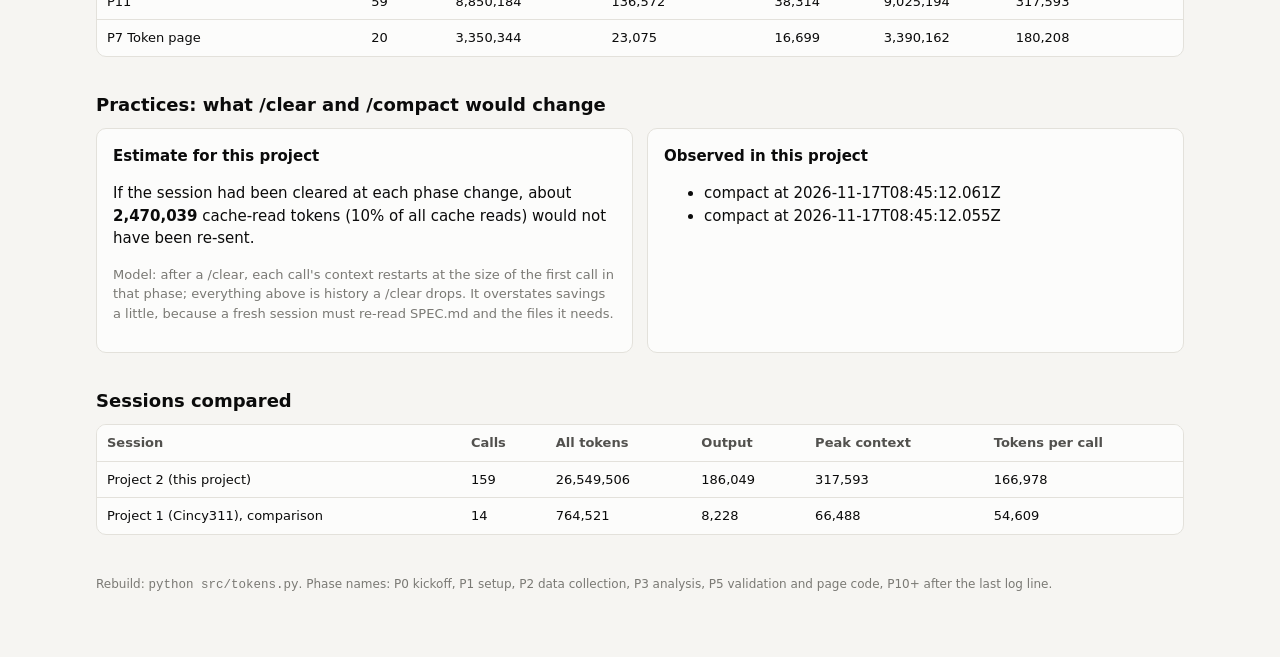
<file: docs/tokens.html>
<!doctype html>
<html lang="en">
<head>
<meta charset="utf-8">
<meta name="viewport" content="width=device-width, initial-scale=1">
<title>Token Usage</title>
<link rel="stylesheet" href="assets/style.css">
</head>
<body>
<main>
  <h1>Token usage</h1>
  <p class="lede">Parsed by <code>src/tokens.py</code> from Claude Code's own transcript files (<code>~/.claude/projects/…/*.jsonl</code>), one record per API call, de-duplicated by message id. Calls are assigned to the phase of the next PROGRESS.md entry.</p>
  <div class="tiles" id="tiles"></div>

  <div class="callout"><b>How to read this.</b> Every call re-sends the whole conversation. Most of it comes from the prompt cache (<i>cache read</i>), which is cheap but still counts toward plan limits. So the cost of a step depends less on the step and more on <b>how long the conversation already is</b>. That is exactly what <code>/clear</code> (start fresh, rely on SPEC.md) and <code>/compact</code> (summarize history) attack.</div>

  <h2>Context size per call</h2>
  <div class="card"><div id="ctx"></div><p class="note">Context = input + cache write + cache read for one call. Vertical lines mark phase changes. A /clear would drop the line back to the baseline at each phase.</p></div>

  <h2>Tokens by phase</h2>
  <div class="card"><div class="legend" id="leg"></div><div id="phase"></div>
    <p class="note">Bars are stacked; hover a bar for exact numbers.</p></div>
  <div class="tablewrap" style="margin-top:14px" id="ptable"></div>

  <h2>Practices: what /clear and /compact would change</h2>
  <div class="grid">
    <div class="card"><h3>Estimate for this project</h3><div id="est"></div></div>
    <div class="card"><h3>Observed in this project</h3><div id="events"></div></div>
  </div>

  <h2>Sessions compared</h2>
  <div class="tablewrap" id="sess"></div>
  <footer>Rebuild: <code>python src/tokens.py</code>. Phase names: P0 kickoff, P1 setup, P2 data collection, P3 analysis, P5 validation and page code, P10+ after the last log line.</footer>
</main>
<script src="assets/common.js"></script>
<script src="data/tokens.js"></script>
<script>
nav("tokens.html");
const D = window.DATA_TOKENS, S = D.sessions.find((s) => s.main), t = S.totals;
const KINDS = [["cache_read", "cache read", "var(--s1)"], ["cache_write", "cache write", "var(--s2)"], ["output", "output", "var(--s3)"], ["input", "fresh input", "var(--s4)"]];
const M = (n) => (n >= 1e6 ? (n / 1e6).toFixed(2) + "M" : n >= 1e3 ? Math.round(n / 1e3) + "k" : String(n));
document.getElementById("tiles").innerHTML = [
  [M(t.all), "total tokens (all kinds)"], [Math.round((t.cache_read / t.all) * 100) + "%", "of that is cache read"],
  [M(t.output), "output tokens"], [t.calls, "API calls"], [M(t.peak_context), "peak context"],
  [M(S.clear_estimate_saved_cache_read), "cache read avoidable with /clear (est.)"],
].map(([v, l]) => `<div class="tile"><div class="v">${v}</div><div class="l">${l}</div></div>`).join("");

// Context line (SVG, single series)
(function () {
  const el = document.getElementById("ctx"), calls = S.calls, W = 900, H = 240, pl = 48, pr = 10, pt = 10, pb = 28;
  const maxY = Math.max(...calls.map((c) => c.context));
  const x = (i) => pl + (i / Math.max(1, calls.length - 1)) * (W - pl - pr), y = (v) => pt + (1 - v / maxY) * (H - pt - pb);
  let s = `<svg viewBox="0 0 ${W} ${H}" width="100%" role="img" aria-label="Context size per call">`;
  for (let k = 0; k <= 4; k++) { const v = (maxY * k) / 4; s += `<line x1="${pl}" x2="${W - pr}" y1="${y(v)}" y2="${y(v)}" stroke="var(--border)"/><text x="${pl - 6}" y="${y(v) + 4}" text-anchor="end">${M(v)}</text>`; }
  calls.forEach((c, i) => { if (i && c.phase !== calls[i - 1].phase) s += `<line x1="${x(i)}" x2="${x(i)}" y1="${pt}" y2="${H - pb}" stroke="var(--muted)" stroke-dasharray="3 3"/><text x="${x(i) + 3}" y="${pt + 10}">${c.phase}</text>`; });
  s += `<polyline fill="none" stroke="var(--s1)" stroke-width="2" points="${calls.map((c, i) => `${x(i)},${y(c.context)}`).join(" ")}"/>`;
  calls.forEach((c, i) => { s += `<circle cx="${x(i)}" cy="${y(c.context)}" r="9" fill="transparent" data-i="${i}"/>`; });
  s += `<text x="${pl}" y="${H - 8}">call 1</text><text x="${W - pr}" y="${H - 8}" text-anchor="end">call ${calls.length}</text></svg>`;
  el.innerHTML = s;
  el.querySelectorAll("circle").forEach((n) => { const c = calls[n.dataset.i]; hoverable(n, `<b>Call ${+n.dataset.i + 1}</b> (${c.phase})<br>${c.ts.replace("T", " ").slice(0, 19)}<br>context ${fmt(c.context)}<br>output ${fmt(c.output)}`); });
})();

// Stacked bars by phase
document.getElementById("leg").innerHTML = KINDS.map(([, l, c]) => `<span><i style="background:${c}"></i>${l}</span>`).join("");
(function () {
  const el = document.getElementById("phase"), max = Math.max(...S.by_phase.map((p) => p.all));
  el.className = "bars";
  for (const p of S.by_phase) {
    const row = document.createElement("div");
    row.className = "bar"; row.style.gridTemplateColumns = "minmax(110px,30%) 1fr 64px";
    row.innerHTML = `<span class="lab">${p.phase} ${esc(D.phase_names[p.phase] || "")}</span><span class="track" style="display:flex;gap:2px">${
      KINDS.map(([k, , c], i) => p[k] ? `<span class="fill" style="width:${(p[k] / max) * 100}%;background:${c};border-radius:${i === 3 ? "0 4px 4px 0" : 0}"></span>` : "").join("")}</span><span class="num">${M(p.all)}</span>`;
    hoverable(row, `<b>${p.phase}</b>, ${p.calls} calls<br>` + KINDS.map(([k, l]) => `${l}: ${fmt(p[k])}`).join("<br>"));
    el.appendChild(row);
  }
})();
table(document.getElementById("ptable"), [
  { key: "phase", label: "Phase", render: (r) => `${r.phase} ${esc(D.phase_names[r.phase] || "")}` },
  { key: "calls", label: "Calls" },
  { key: "cache_read", label: "Cache read", render: (r) => fmt(r.cache_read) },
  { key: "cache_write", label: "Cache write", render: (r) => fmt(r.cache_write) },
  { key: "output", label: "Output", render: (r) => fmt(r.output) },
  { key: "all", label: "All", render: (r) => fmt(r.all) },
  { key: "peak_context", label: "Peak context", render: (r) => fmt(r.peak_context) },
], S.by_phase);

const saved = S.clear_estimate_saved_cache_read;
document.getElementById("est").innerHTML = `<p>If the session had been cleared at each phase change, about <b>${fmt(saved)}</b> cache-read tokens (${Math.round((saved / t.cache_read) * 100)}% of all cache reads) would not have been re-sent.</p>
<p class="note">Model: after a /clear, each call's context restarts at the size of the first call in that phase; everything above is history a /clear drops. It overstates savings a little, because a fresh session must re-read SPEC.md and the files it needs.</p>`;
const ev = S.events.filter((e) => ["compact", "clear"].includes(e.kind));
document.getElementById("events").innerHTML = ev.length
  ? `<ul>${ev.map((e) => `<li>${e.kind} at ${esc(e.ts)}</li>`).join("")}</ul>`
  : `<p>No /clear or /compact happened: the whole build ran in one continuous session. That is why context grows across phases in the chart above.</p><p class="note">Lesson for next time: end each phase with "update PROGRESS, tick SPEC, prepare to clear", then /clear. SPEC.md and CLAUDE.md were written so that this is safe.</p>`;

table(document.getElementById("sess"), [
  { key: "label", label: "Session" }, { key: "calls", label: "Calls", render: (r) => r.totals.calls },
  { key: "all", label: "All tokens", render: (r) => fmt(r.totals.all) }, { key: "output", label: "Output", render: (r) => fmt(r.totals.output) },
  { key: "peak", label: "Peak context", render: (r) => fmt(r.totals.peak_context) },
  { key: "per", label: "Tokens per call", render: (r) => fmt(Math.round(r.totals.all / r.totals.calls)) },
], D.sessions);
</script>
</body>
</html>
</file>
<file: docs/assets/style.css>
:root {
  color-scheme: light;
  --bg: #f6f5f2;
  --surface: #fcfcfb;
  --border: #e3e1db;
  --text: #0b0b0b;
  --text-2: #52514e;
  --muted: #7a7974;
  --accent: #2a78d6;
  --s1: #2a78d6; --s2: #eb6834; --s3: #1baf7a; --s4: #eda100;
  --good: #1a7f37; --bad: #c62828; --warn: #a15c00;
  --good-bg: #e6f4ea; --bad-bg: #fdecea; --warn-bg: #fff4e0;
  --mono: ui-monospace, "Cascadia Code", Consolas, monospace;
}
@media (prefers-color-scheme: dark) {
  :root:not([data-theme="light"]) {
    color-scheme: dark;
    --bg: #121211; --surface: #1a1a19; --border: #2e2d2b;
    --text: #f0efec; --text-2: #c3c2b7; --muted: #8f8e88; --accent: #3987e5;
    --s1: #3987e5; --s2: #d95926; --s3: #199e70; --s4: #c98500;
    --good: #5cc97a; --bad: #ff7b72; --warn: #e0a040;
    --good-bg: #16301e; --bad-bg: #3a1a18; --warn-bg: #33270f;
  }
}
:root[data-theme="dark"] {
  color-scheme: dark;
  --bg: #121211; --surface: #1a1a19; --border: #2e2d2b;
  --text: #f0efec; --text-2: #c3c2b7; --muted: #8f8e88; --accent: #3987e5;
  --s1: #3987e5; --s2: #d95926; --s3: #199e70; --s4: #c98500;
  --good: #5cc97a; --bad: #ff7b72; --warn: #e0a040;
  --good-bg: #16301e; --bad-bg: #3a1a18; --warn-bg: #33270f;
}
* { box-sizing: border-box; }
body { margin: 0; background: var(--bg); color: var(--text); font: 15px/1.5 system-ui, -apple-system, "Segoe UI", sans-serif; }
a { color: var(--accent); }
header.top { background: var(--surface); border-bottom: 1px solid var(--border); position: sticky; top: 0; z-index: 5; }
header.top .in { max-width: 1120px; margin: 0 auto; padding: 10px 16px; display: flex; gap: 18px; align-items: center; flex-wrap: wrap; }
header.top .brand { font-weight: 650; }
header.top nav { display: flex; gap: 4px; flex-wrap: wrap; }
header.top nav a { text-decoration: none; color: var(--text-2); padding: 5px 10px; border-radius: 6px; }
header.top nav a.on { background: var(--bg); color: var(--text); font-weight: 600; }
main { max-width: 1120px; margin: 0 auto; padding: 24px 16px 64px; }
h1 { font-size: 26px; margin: 4px 0 6px; letter-spacing: -0.01em; }
h2 { font-size: 18px; margin: 34px 0 10px; }
h3 { font-size: 15px; margin: 0 0 8px; }
.lede { color: var(--text-2); max-width: 760px; margin: 0 0 18px; }
.grid { display: grid; gap: 14px; grid-template-columns: repeat(auto-fit, minmax(300px, 1fr)); }
.card { background: var(--surface); border: 1px solid var(--border); border-radius: 10px; padding: 16px; min-width: 0; }
.tiles { display: grid; gap: 12px; grid-template-columns: repeat(auto-fit, minmax(160px, 1fr)); }
.tile { background: var(--surface); border: 1px solid var(--border); border-radius: 10px; padding: 14px; }
.tile .v { font-size: 28px; font-weight: 650; letter-spacing: -0.02em; }
.tile .l { color: var(--text-2); font-size: 13px; }
.note { color: var(--muted); font-size: 13px; }
.bars { display: grid; gap: 8px; }
.bar { display: grid; grid-template-columns: minmax(110px, 38%) 1fr 34px; gap: 8px; align-items: center; font-size: 13px; }
.bar .lab { color: var(--text-2); overflow-wrap: anywhere; }
.bar .track { height: 18px; position: relative; }
.bar .fill { display: block; height: 100%; background: var(--s1); border-radius: 0 4px 4px 0; min-width: 2px; }
.bar .num { text-align: right; font-variant-numeric: tabular-nums; }
.bar:hover .fill { filter: brightness(1.12); }
.controls { display: flex; gap: 8px; flex-wrap: wrap; margin: 8px 0 12px; }
input[type=search], select { font: inherit; padding: 7px 10px; border: 1px solid var(--border); border-radius: 7px; background: var(--surface); color: var(--text); }
input[type=search] { flex: 1 1 220px; }
.tablewrap { overflow-x: auto; border: 1px solid var(--border); border-radius: 10px; background: var(--surface); }
table { border-collapse: collapse; width: 100%; font-size: 13px; }
th, td { text-align: left; padding: 8px 10px; border-bottom: 1px solid var(--border); vertical-align: top; }
th { color: var(--text-2); font-weight: 600; position: sticky; top: 0; background: var(--surface); cursor: pointer; white-space: nowrap; }
tr:last-child td { border-bottom: 0; }
.pill { display: inline-block; padding: 1px 8px; border-radius: 999px; font-size: 12px; border: 1px solid var(--border); white-space: nowrap; }
.pass { color: var(--good); background: var(--good-bg); border-color: transparent; }
.fail { color: var(--bad); background: var(--bad-bg); border-color: transparent; }
.skip { color: var(--warn); background: var(--warn-bg); border-color: transparent; }
q, .quote { color: var(--text-2); font-style: italic; }
code, .mono { font-family: var(--mono); font-size: 12.5px; }
details { margin: 6px 0; }
summary { cursor: pointer; }
.legend { display: flex; gap: 14px; flex-wrap: wrap; font-size: 13px; color: var(--text-2); margin: 6px 0; }
.legend i { display: inline-block; width: 11px; height: 11px; border-radius: 3px; margin-right: 5px; vertical-align: -1px; }
.tip { position: fixed; pointer-events: none; background: var(--text); color: var(--bg); padding: 6px 9px; border-radius: 6px; font-size: 12px; max-width: 280px; z-index: 20; display: none; }
.callout { border-left: 3px solid var(--accent); padding: 8px 12px; background: var(--surface); border-radius: 0 8px 8px 0; margin: 10px 0; }
svg text { fill: var(--text-2); font-size: 11px; }
footer { color: var(--muted); font-size: 12px; margin-top: 40px; }
</file>
